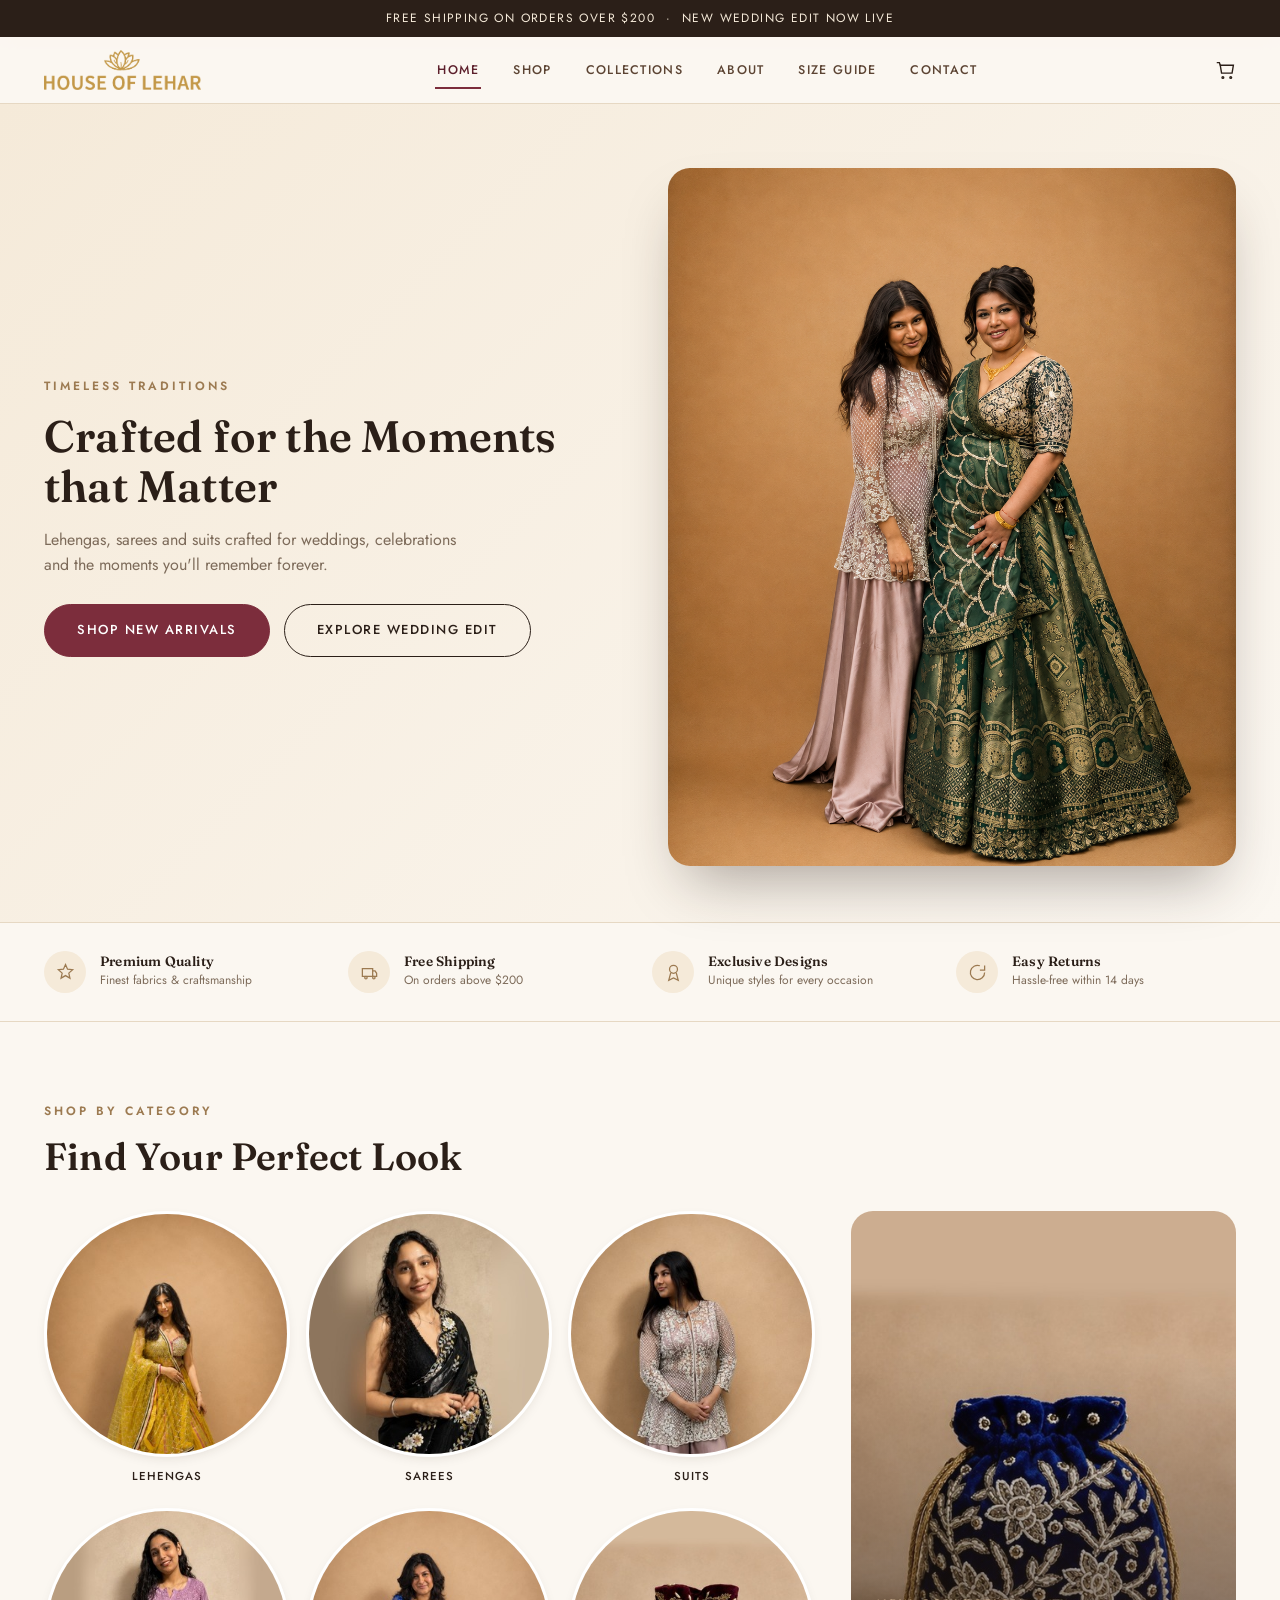
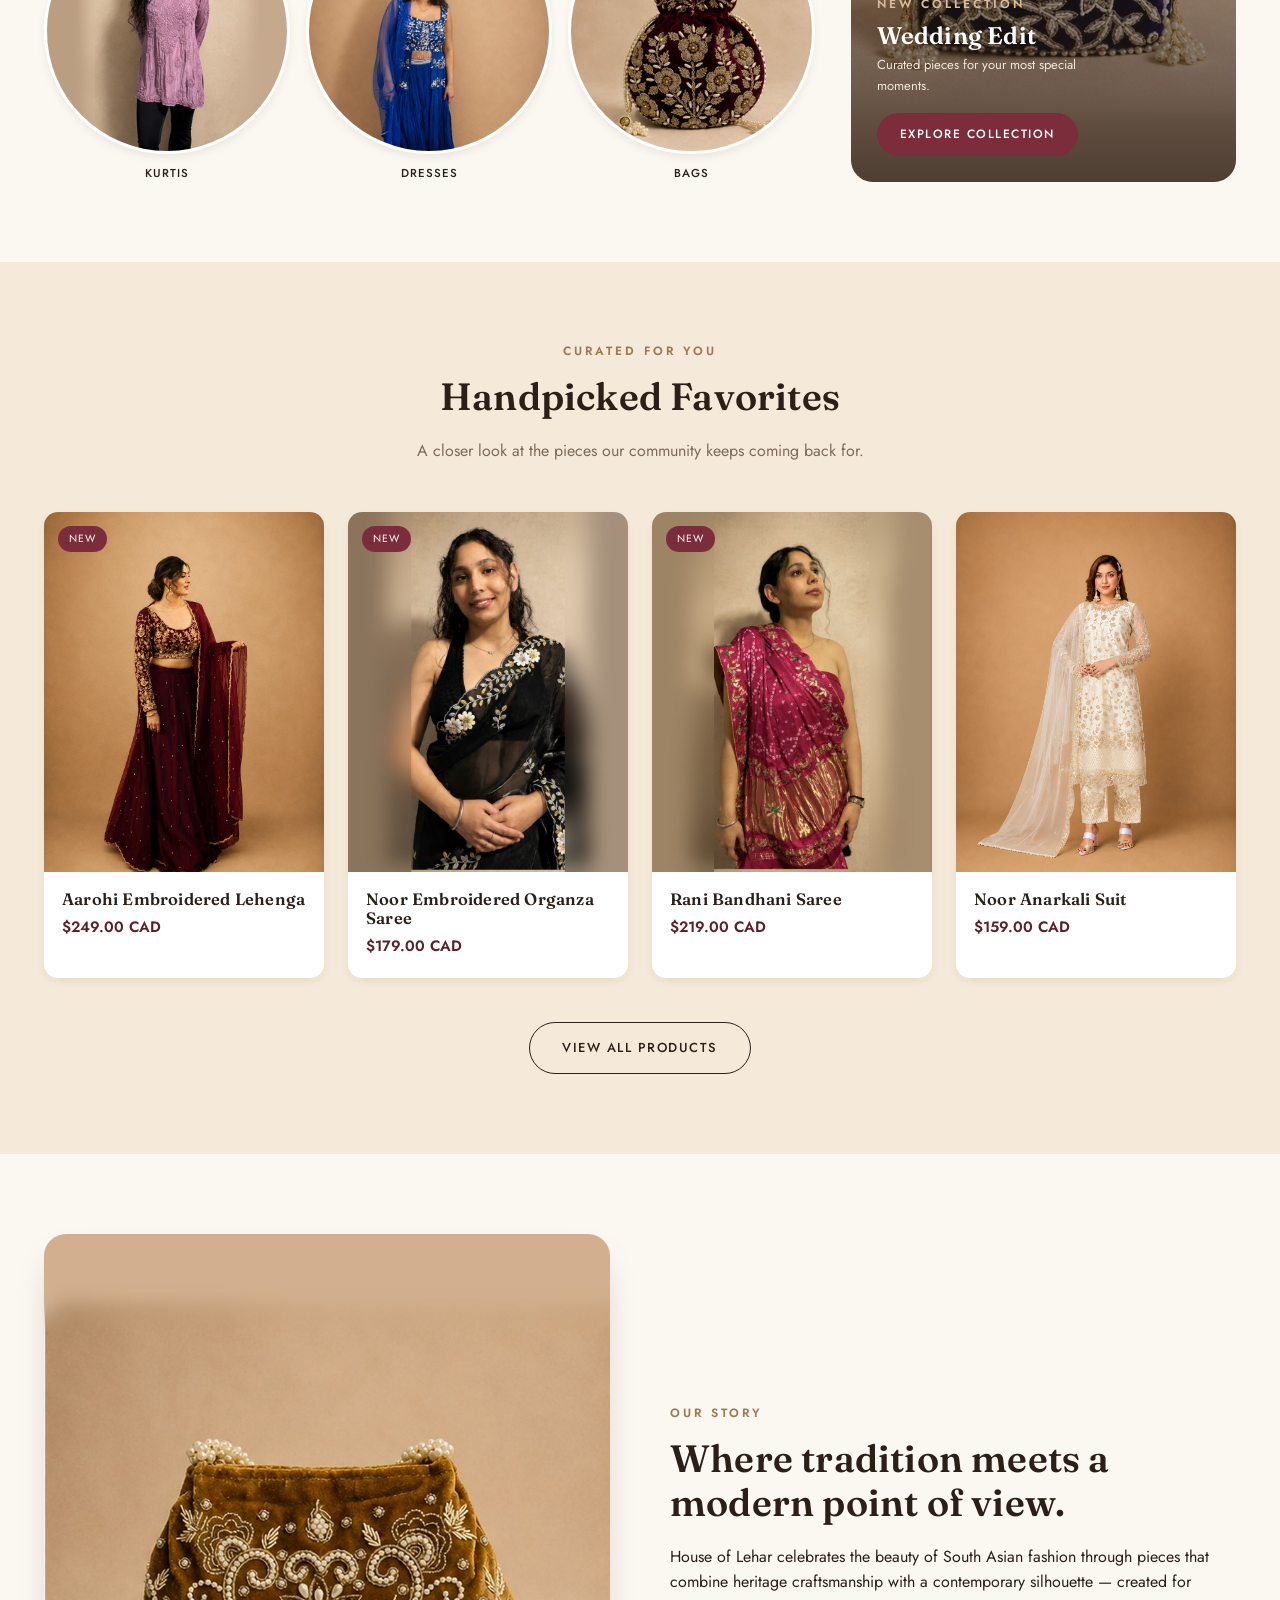
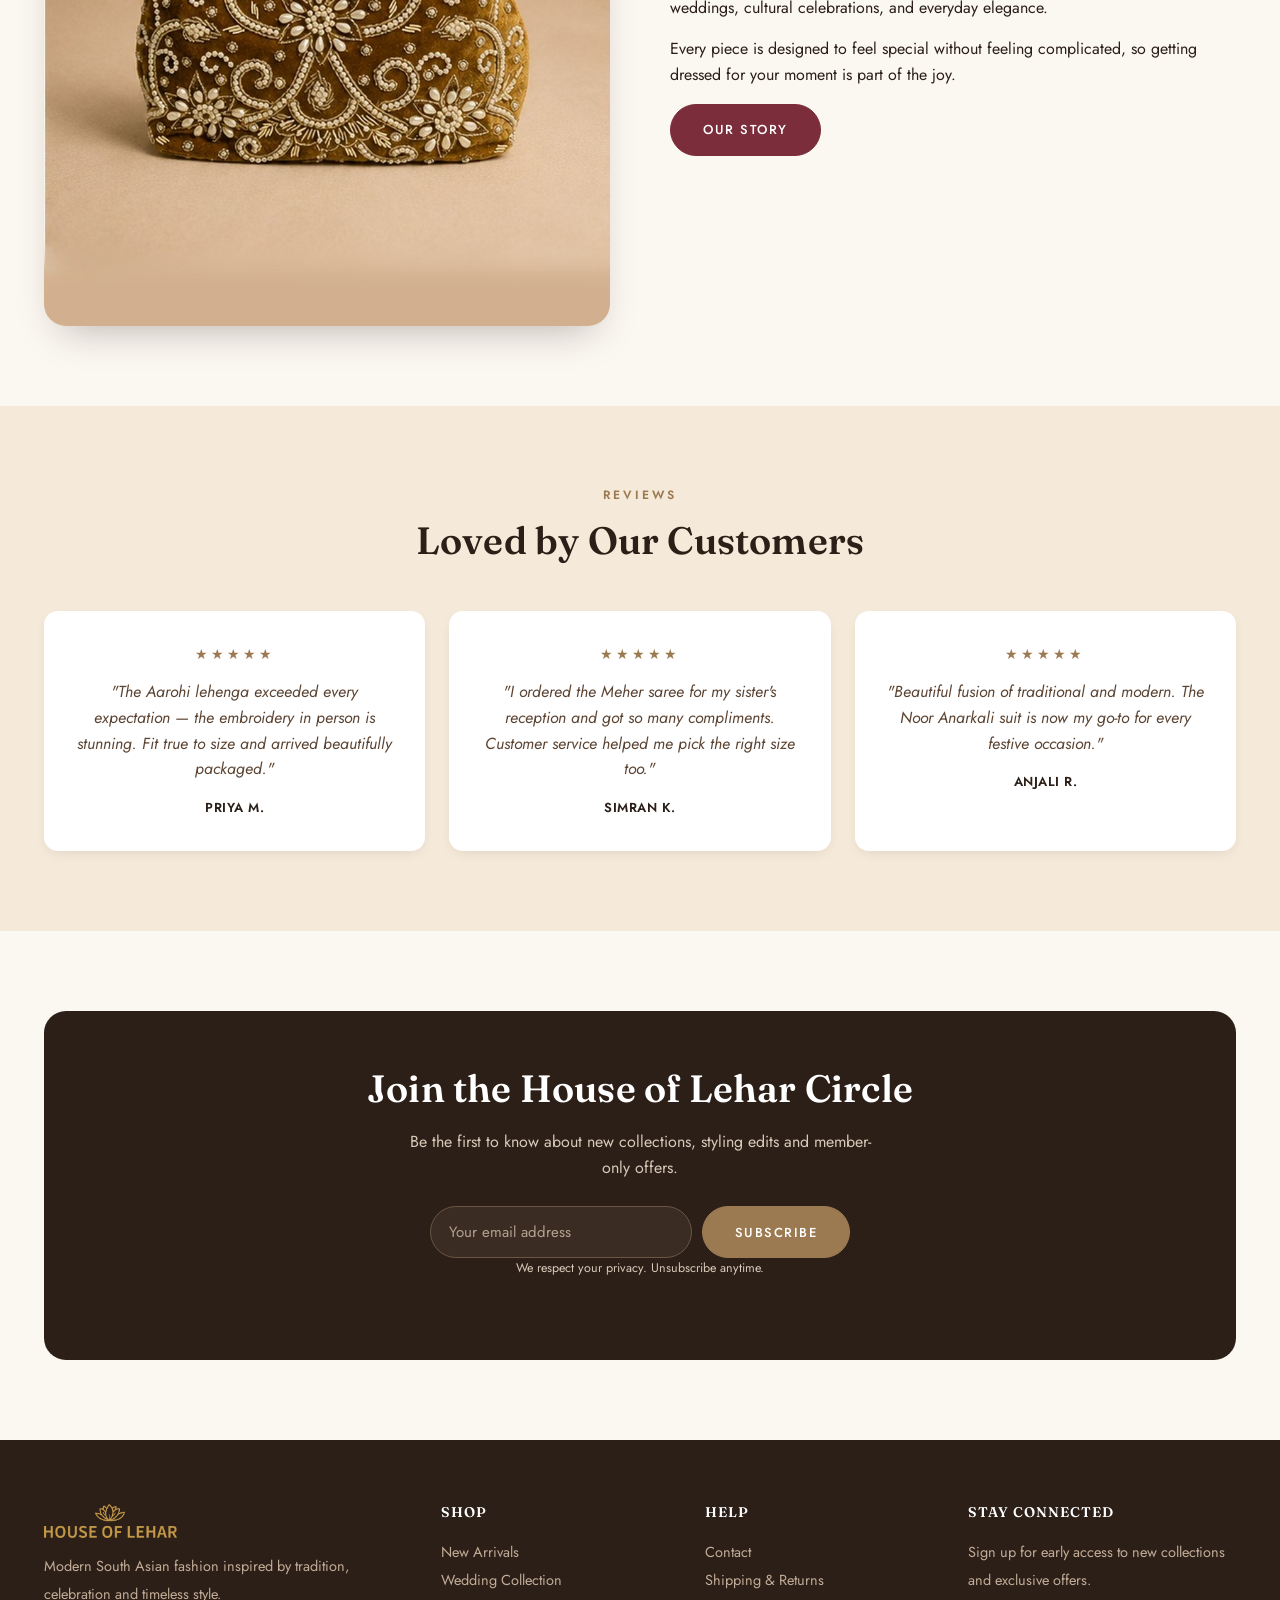
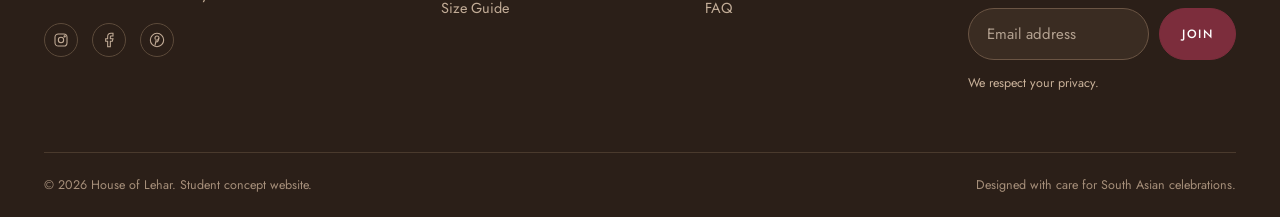
<file: index.html>
<!doctype html>
<html lang="en">
<head>
<meta charset="utf-8">
<meta name="viewport" content="width=device-width,initial-scale=1">
<title>House of Lehar | Modern South Asian Fashion</title>
<meta name="description" content="House of Lehar — lehengas, sarees and suits designed for weddings, celebrations and everyday elegance. Modern South Asian fashion inspired by tradition.">
<link rel="preconnect" href="https://fonts.googleapis.com">
<link rel="preconnect" href="https://fonts.gstatic.com" crossorigin>
<link href="https://fonts.googleapis.com/css2?family=Fraunces:opsz,wght@9..144,400;9..144,500;9..144,600;9..144,700&family=Jost:wght@300;400;500;600&display=swap" rel="stylesheet">
<link rel="stylesheet" href="styles.css">
</head>
<body>

<div class="topbar">FREE SHIPPING ON ORDERS OVER $200 &nbsp;·&nbsp; NEW WEDDING EDIT NOW LIVE</div>
<header>
  <div class="container nav">
    <a class="logo" href="index.html"><img src="logo.png" alt="House of Lehar"></a>
    <nav class="nav-links">
      <a href="index.html">Home</a>
      <a href="shop.html">Shop</a>
      <a href="collection.html">Collections</a>
      <a href="about.html">About</a>
      <a href="size-guide.html">Size Guide</a>
      <a href="contact.html">Contact</a>
    </nav>
    <div class="nav-actions">
      <a class="icon-link" href="cart.html" aria-label="Cart">
        <svg viewBox="0 0 24 24"><path d="M6 6h15l-1.5 9h-12z"/><path d="M6 6L5 3H2"/><circle cx="9" cy="20" r="1"/><circle cx="18" cy="20" r="1"/></svg>
        <span class="cart-count">0</span>
      </a>
      <button class="menu-toggle" type="button" aria-label="Toggle menu" aria-expanded="false"><span></span><span></span><span></span></button>
    </div>
  </div>
</header>

<section class="hero-split">
  <div class="container split">
    <div class="hero-split-text">
      <div class="eyebrow">Timeless Traditions</div>
      <h1>Crafted for the Moments that Matter</h1>
      <p>Lehengas, sarees and suits crafted for weddings, celebrations and the moments you'll remember forever.</p>
      <div class="hero-split-actions">
        <a class="btn" href="shop.html">Shop New Arrivals</a>
        <a class="btn outline" href="collection.html">Explore Wedding Edit</a>
      </div>
    </div>
    <div class="hero-split-media">
      <img src="images/Dhvani&priyanshi.png" alt="House of Lehar lotus emblem">
    </div>
  </div>
</section>

<section class="features-strip-wrap">
  <div class="container">
    <div class="features-strip">
      <div class="feature-item">
        <span class="icon"><svg viewBox="0 0 24 24"><path d="M12 2l2.6 5.9 6.4.6-4.8 4.3 1.4 6.3L12 15.9 6.4 19.1l1.4-6.3-4.8-4.3 6.4-.6z"/></svg></span>
        <div><h4>Premium Quality</h4><p>Finest fabrics &amp; craftsmanship</p></div>
      </div>
      <div class="feature-item">
        <span class="icon"><svg viewBox="0 0 24 24"><path d="M3 7h13v10H3z"/><path d="M16 10h3l2 3v4h-5"/><circle cx="7.5" cy="18.5" r="1.5"/><circle cx="17.5" cy="18.5" r="1.5"/></svg></span>
        <div><h4>Free Shipping</h4><p>On orders above $200</p></div>
      </div>
      <div class="feature-item">
        <span class="icon"><svg viewBox="0 0 24 24"><circle cx="12" cy="8" r="5"/><path d="M8.5 12.5L6 22l6-3 6 3-2.5-9.5"/></svg></span>
        <div><h4>Exclusive Designs</h4><p>Unique styles for every occasion</p></div>
      </div>
      <div class="feature-item">
        <span class="icon"><svg viewBox="0 0 24 24"><path d="M21 12a9 9 0 1 1-6-8.5"/><path d="M21 3v6h-6"/></svg></span>
        <div><h4>Easy Returns</h4><p>Hassle-free within 14 days</p></div>
      </div>
    </div>
  </div>
</section>

<section class="section reveal">
  <div class="container">
    <div class="eyebrow">Shop by Category</div>
    <h2 style="margin-bottom:32px">Find Your Perfect Look</h2>
    <div class="category-promo-layout">
      <div class="category-circle-row">
        <a class="category-circle" href="shop.html#lehenga">
          <span class="circle-img"><img src="images/cat-lehenga.jpg" alt="Shop Lehengas"></span>
          <span>Lehengas</span>
        </a>
        <a class="category-circle" href="shop.html#saree">
          <span class="circle-img"><img src="images/cat-saree.jpg" alt="Shop Sarees"></span>
          <span>Sarees</span>
        </a>
        <a class="category-circle" href="shop.html#suit">
          <span class="circle-img"><img src="images/cat-suit.jpg" alt="Shop Suits"></span>
          <span>Suits</span>
        </a>
        <a class="category-circle" href="shop.html#kurti">
          <span class="circle-img"><img src="images/cat-kurti.jpg" alt="Shop Kurtis"></span>
          <span>Kurtis</span>
        </a>
        <a class="category-circle" href="shop.html#dress">
          <span class="circle-img"><img src="images/cat-dress.jpg" alt="Shop Dresses"></span>
          <span>Dresses</span>
        </a>
        <a class="category-circle" href="shop.html#bag">
          <span class="circle-img"><img src="images/cat-bag.jpg" alt="Shop Bags"></span>
          <span>Bags</span>
        </a>
      </div>
      <a class="promo-card" href="collection.html">
        <img src="images/promo-wedding-edit.jpg" alt="Wedding Edit — Riya Beaded Potli Bag">
        <div class="promo-card-content">
          <div class="eyebrow">New Collection</div>
          <h3>Wedding Edit</h3>
          <p>Curated pieces for your most special moments.</p>
          <span class="btn sm">Explore Collection</span>
        </div>
      </a>
    </div>
  </div>
</section>

<section class="section bg-cream reveal">
  <div class="container">
    <div class="section-title">
      <div class="eyebrow" style="justify-content:center;display:flex">Curated For You</div>
      <h2>Handpicked Favorites</h2>
      <p>A closer look at the pieces our community keeps coming back for.</p>
    </div>
    <div class="grid-4" data-catalog="all" data-limit="4"></div>
    <div style="text-align:center;margin-top:44px">
      <a class="btn outline" href="shop.html">View All Products</a>
    </div>
  </div>
</section>

<section class="section reveal">
  <div class="container split">
    <img src="images/our-craft.jpg" alt="House of Lehar craftsmanship — hand-beaded detail">
    <div>
      <div class="eyebrow">Our Story</div>
      <h2>Where tradition meets a modern point of view.</h2>
      <p>House of Lehar celebrates the beauty of South Asian fashion through pieces that combine heritage craftsmanship with a contemporary silhouette — created for weddings, cultural celebrations, and everyday elegance.</p>
      <p>Every piece is designed to feel special without feeling complicated, so getting dressed for your moment is part of the joy.</p>
      <a class="btn" href="about.html">Our Story</a>
    </div>
  </div>
</section>

<section class="section bg-cream reveal">
  <div class="container">
    <div class="section-title">
      <div class="eyebrow" style="justify-content:center;display:flex">Reviews</div>
      <h2>Loved by Our Customers</h2>
    </div>
    <div class="grid-3">
      <div class="testimonial">
        <div class="stars">★★★★★</div>
        <p>"The Aarohi lehenga exceeded every expectation — the embroidery in person is stunning. Fit true to size and arrived beautifully packaged."</p>
        <div class="who">Priya M.</div>
      </div>
      <div class="testimonial">
        <div class="stars">★★★★★</div>
        <p>"I ordered the Meher saree for my sister's reception and got so many compliments. Customer service helped me pick the right size too."</p>
        <div class="who">Simran K.</div>
      </div>
      <div class="testimonial">
        <div class="stars">★★★★★</div>
        <p>"Beautiful fusion of traditional and modern. The Noor Anarkali suit is now my go-to for every festive occasion."</p>
        <div class="who">Anjali R.</div>
      </div>
    </div>
  </div>
</section>

<section class="section reveal">
  <div class="container">
    <div class="newsletter">
      <h2>Join the House of Lehar Circle</h2>
      <p>Be the first to know about new collections, styling edits and member-only offers.</p>
      <form class="newsletter-form" data-newsletter-form>
        <input type="email" placeholder="Your email address" aria-label="Your email address" required>
        <button class="btn gold" type="submit">Subscribe</button>
      </form>
      <p class="form-note">We respect your privacy. Unsubscribe anytime.</p>
    </div>
  </div>
</section>

<footer>
  <div class="container">
    <div class="footer-grid">
      <div>
        <div class="logo"><img src="logo.png" alt="House of Lehar"></div>
        <p>Modern South Asian fashion inspired by tradition, celebration and timeless style.</p>
        <div class="footer-social">
          <a href="#" aria-label="Instagram"><svg viewBox="0 0 24 24"><rect x="3" y="3" width="18" height="18" rx="5"/><circle cx="12" cy="12" r="4"/><circle cx="17.5" cy="6.5" r="1"/></svg></a>
          <a href="#" aria-label="Facebook"><svg viewBox="0 0 24 24"><path d="M18 2h-3a5 5 0 0 0-5 5v3H7v4h3v8h4v-8h3l1-4h-4V7a1 1 0 0 1 1-1h3z"/></svg></a>
          <a href="#" aria-label="Pinterest"><svg viewBox="0 0 24 24"><circle cx="12" cy="12" r="10"/><path d="M9 20l2-9M12 12a3 3 0 1 0 0-6 3 3 0 0 0-3 3c0 1 .3 1.7.7 2.2M14 9c1 3-.5 6-3 6"/></svg></a>
        </div>
      </div>
      <div>
        <h3>Shop</h3>
        <p><a href="shop.html">New Arrivals</a><br><a href="collection.html">Wedding Collection</a><br><a href="size-guide.html">Size Guide</a></p>
      </div>
      <div>
        <h3>Help</h3>
        <p><a href="contact.html">Contact</a><br><a href="#">Shipping &amp; Returns</a><br><a href="#">FAQ</a></p>
      </div>
      <div>
        <h3>Stay Connected</h3>
        <p>Sign up for early access to new collections and exclusive offers.</p>
        <form class="newsletter-form" style="margin-top:14px;max-width:100%" data-newsletter-form>
          <input type="email" placeholder="Email address" aria-label="Email address" required style="min-width:0">
          <button class="btn sm" type="submit">Join</button>
        </form>
        <p class="form-note">We respect your privacy.</p>
      </div>
    </div>
    <div class="copyright">
      <span>© <span class="year">2026</span> House of Lehar. Student concept website.</span>
      <span>Designed with care for South Asian celebrations.</span>
    </div>
  </div>
</footer>
<button class="back-to-top" type="button" aria-label="Back to top"><svg viewBox="0 0 24 24"><path d="M12 19V5M5 12l7-7 7 7"/></svg></button>
<script src="script.js"></script>

</body>
</html>
</file>
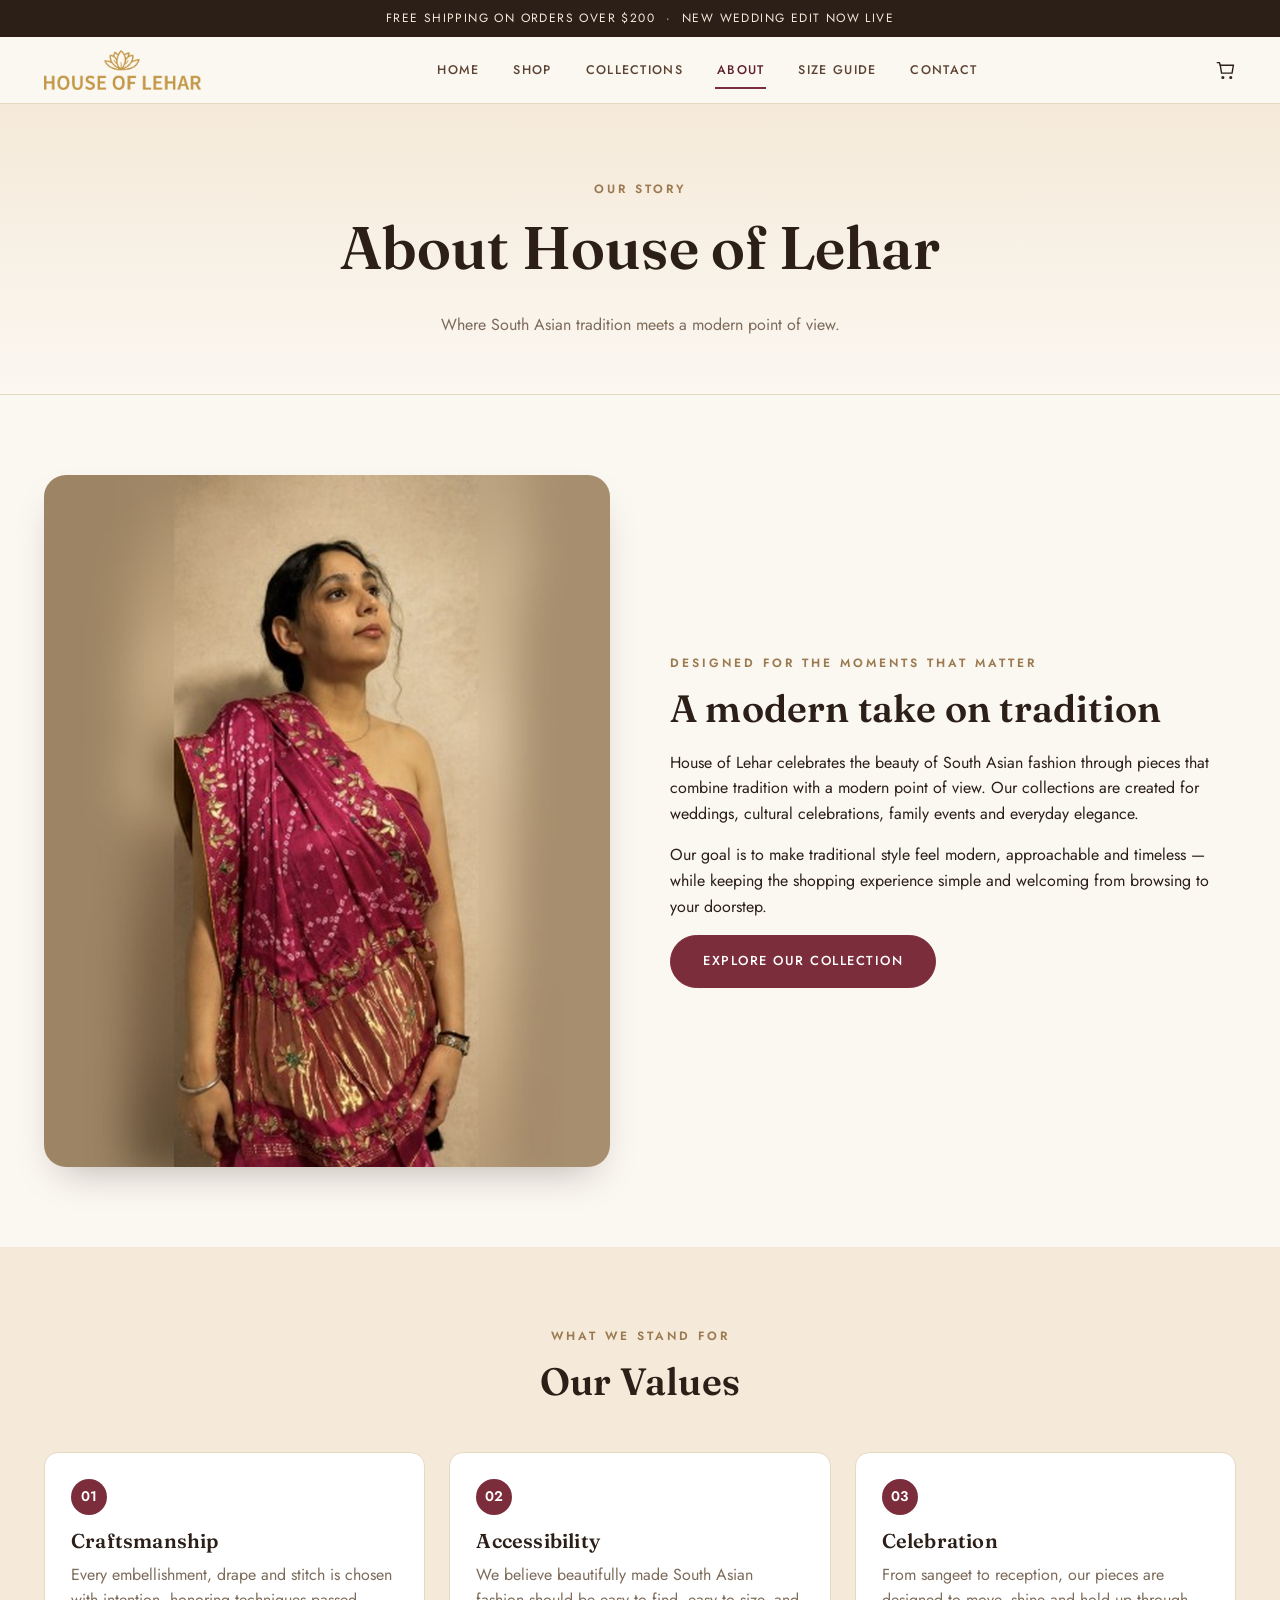
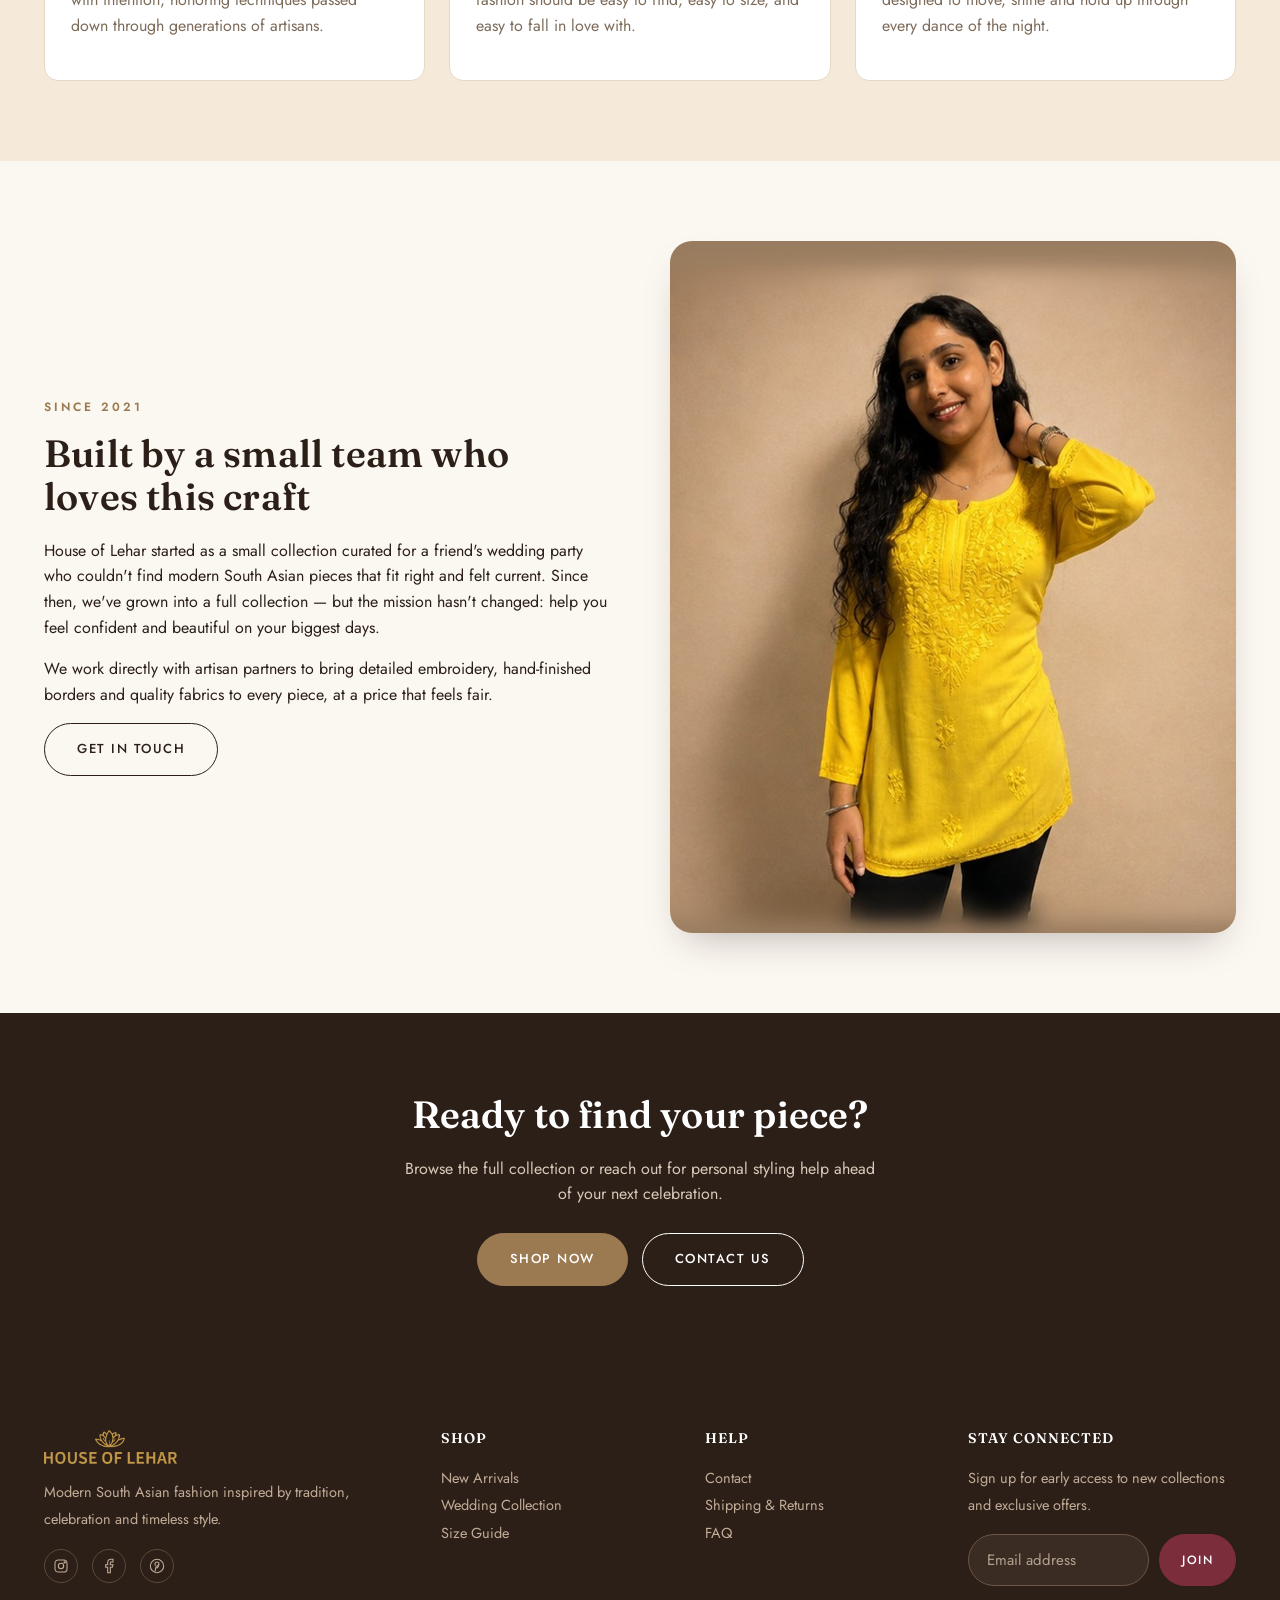
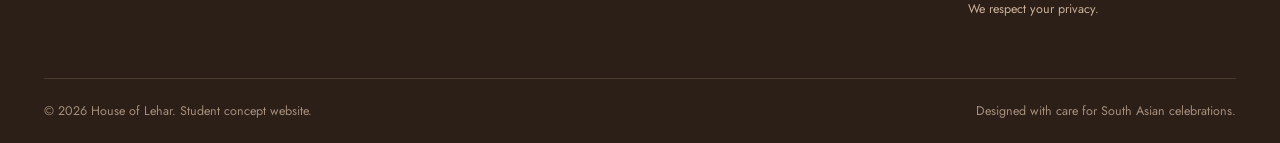
<file: about.html>
<!doctype html>
<html lang="en">
<head>
<meta charset="utf-8">
<meta name="viewport" content="width=device-width,initial-scale=1">
<title>About | House of Lehar</title>
<meta name="description" content="House of Lehar celebrates the beauty of South Asian fashion through pieces that combine tradition with a modern point of view.">
<link rel="preconnect" href="https://fonts.googleapis.com">
<link rel="preconnect" href="https://fonts.gstatic.com" crossorigin>
<link href="https://fonts.googleapis.com/css2?family=Fraunces:opsz,wght@9..144,400;9..144,500;9..144,600;9..144,700&family=Jost:wght@300;400;500;600&display=swap" rel="stylesheet">
<link rel="stylesheet" href="styles.css">
</head>
<body>

<div class="topbar">FREE SHIPPING ON ORDERS OVER $200 &nbsp;·&nbsp; NEW WEDDING EDIT NOW LIVE</div>
<header>
  <div class="container nav">
    <a class="logo" href="index.html"><img src="logo.png" alt="House of Lehar"></a>
    <nav class="nav-links">
      <a href="index.html">Home</a>
      <a href="shop.html">Shop</a>
      <a href="collection.html">Collections</a>
      <a href="about.html">About</a>
      <a href="size-guide.html">Size Guide</a>
      <a href="contact.html">Contact</a>
    </nav>
    <div class="nav-actions">
      <a class="icon-link" href="cart.html" aria-label="Cart">
        <svg viewBox="0 0 24 24"><path d="M6 6h15l-1.5 9h-12z"/><path d="M6 6L5 3H2"/><circle cx="9" cy="20" r="1"/><circle cx="18" cy="20" r="1"/></svg>
        <span class="cart-count">0</span>
      </a>
      <button class="menu-toggle" type="button" aria-label="Toggle menu" aria-expanded="false"><span></span><span></span><span></span></button>
    </div>
  </div>
</header>

<section class="page-hero">
  <div class="container">
    <div class="eyebrow">Our Story</div>
    <h1>About House of Lehar</h1>
    <p>Where South Asian tradition meets a modern point of view.</p>
  </div>
</section>

<section class="section reveal">
  <div class="container split">
    <img src="images/about-hero.jpg" alt="House of Lehar — Rani Bandhani Saree">
    <div>
      <div class="eyebrow">Designed for the moments that matter</div>
      <h2>A modern take on tradition</h2>
      <p>House of Lehar celebrates the beauty of South Asian fashion through pieces that combine tradition with a modern point of view. Our collections are created for weddings, cultural celebrations, family events and everyday elegance.</p>
      <p>Our goal is to make traditional style feel modern, approachable and timeless — while keeping the shopping experience simple and welcoming from browsing to your doorstep.</p>
      <a class="btn" href="collection.html">Explore Our Collection</a>
    </div>
  </div>
</section>

<section class="section bg-cream reveal">
  <div class="container">
    <div class="section-title">
      <div class="eyebrow" style="justify-content:center;display:flex">What We Stand For</div>
      <h2>Our Values</h2>
    </div>
    <div class="grid-3">
      <div class="tip-card">
        <div class="num">01</div>
        <h3>Craftsmanship</h3>
        <p class="muted">Every embellishment, drape and stitch is chosen with intention, honoring techniques passed down through generations of artisans.</p>
      </div>
      <div class="tip-card">
        <div class="num">02</div>
        <h3>Accessibility</h3>
        <p class="muted">We believe beautifully made South Asian fashion should be easy to find, easy to size, and easy to fall in love with.</p>
      </div>
      <div class="tip-card">
        <div class="num">03</div>
        <h3>Celebration</h3>
        <p class="muted">From sangeet to reception, our pieces are designed to move, shine and hold up through every dance of the night.</p>
      </div>
    </div>
  </div>
</section>

<section class="section reveal">
  <div class="container split reverse">
    <img src="images/about-community.jpg" alt="House of Lehar — Anika Chikankari Kurti">
    <div>
      <div class="eyebrow">Since 2021</div>
      <h2>Built by a small team who loves this craft</h2>
      <p>House of Lehar started as a small collection curated for a friend's wedding party who couldn't find modern South Asian pieces that fit right and felt current. Since then, we've grown into a full collection — but the mission hasn't changed: help you feel confident and beautiful on your biggest days.</p>
      <p>We work directly with artisan partners to bring detailed embroidery, hand-finished borders and quality fabrics to every piece, at a price that feels fair.</p>
      <a class="btn outline" href="contact.html">Get in Touch</a>
    </div>
  </div>
</section>

<section class="section bg-brown reveal">
  <div class="container" style="text-align:center">
    <h2>Ready to find your piece?</h2>
    <p style="color:#d9c9b8;max-width:480px;margin:0 auto 26px">Browse the full collection or reach out for personal styling help ahead of your next celebration.</p>
    <div class="hero-actions">
      <a class="btn gold" href="shop.html">Shop Now</a>
      <a class="btn outline" style="border-color:#fff;color:#fff" href="contact.html">Contact Us</a>
    </div>
  </div>
</section>

<footer>
  <div class="container">
    <div class="footer-grid">
      <div>
        <div class="logo"><img src="logo.png" alt="House of Lehar"></div>
        <p>Modern South Asian fashion inspired by tradition, celebration and timeless style.</p>
        <div class="footer-social">
          <a href="#" aria-label="Instagram"><svg viewBox="0 0 24 24"><rect x="3" y="3" width="18" height="18" rx="5"/><circle cx="12" cy="12" r="4"/><circle cx="17.5" cy="6.5" r="1"/></svg></a>
          <a href="#" aria-label="Facebook"><svg viewBox="0 0 24 24"><path d="M18 2h-3a5 5 0 0 0-5 5v3H7v4h3v8h4v-8h3l1-4h-4V7a1 1 0 0 1 1-1h3z"/></svg></a>
          <a href="#" aria-label="Pinterest"><svg viewBox="0 0 24 24"><circle cx="12" cy="12" r="10"/><path d="M9 20l2-9M12 12a3 3 0 1 0 0-6 3 3 0 0 0-3 3c0 1 .3 1.7.7 2.2M14 9c1 3-.5 6-3 6"/></svg></a>
        </div>
      </div>
      <div>
        <h3>Shop</h3>
        <p><a href="shop.html">New Arrivals</a><br><a href="collection.html">Wedding Collection</a><br><a href="size-guide.html">Size Guide</a></p>
      </div>
      <div>
        <h3>Help</h3>
        <p><a href="contact.html">Contact</a><br><a href="#">Shipping &amp; Returns</a><br><a href="#">FAQ</a></p>
      </div>
      <div>
        <h3>Stay Connected</h3>
        <p>Sign up for early access to new collections and exclusive offers.</p>
        <form class="newsletter-form" style="margin-top:14px;max-width:100%" data-newsletter-form>
          <input type="email" placeholder="Email address" aria-label="Email address" required style="min-width:0">
          <button class="btn sm" type="submit">Join</button>
        </form>
        <p class="form-note">We respect your privacy.</p>
      </div>
    </div>
    <div class="copyright">
      <span>© <span class="year">2026</span> House of Lehar. Student concept website.</span>
      <span>Designed with care for South Asian celebrations.</span>
    </div>
  </div>
</footer>
<button class="back-to-top" type="button" aria-label="Back to top"><svg viewBox="0 0 24 24"><path d="M12 19V5M5 12l7-7 7 7"/></svg></button>
<script src="script.js"></script>

</body>
</html>
</file>
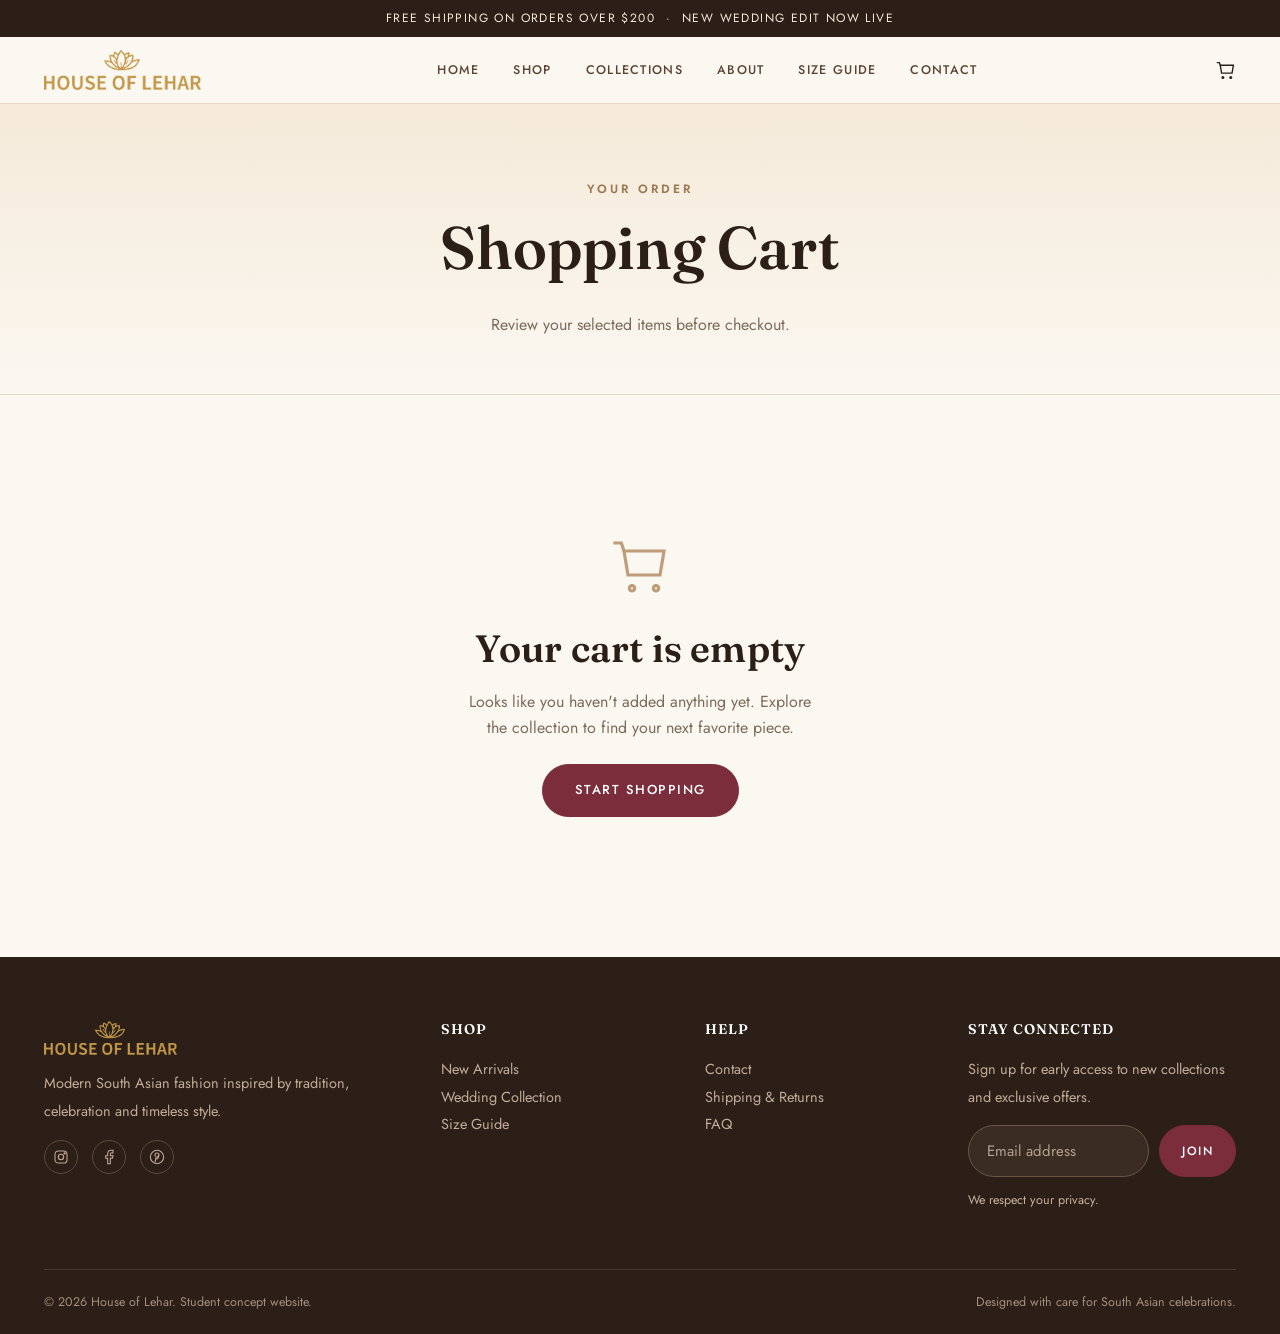
<file: cart.html>
<!doctype html>
<html lang="en">
<head>
<meta charset="utf-8">
<meta name="viewport" content="width=device-width,initial-scale=1">
<title>Shopping Cart | House of Lehar</title>
<meta name="description" content="Review your House of Lehar order before checkout.">
<link rel="preconnect" href="https://fonts.googleapis.com">
<link rel="preconnect" href="https://fonts.gstatic.com" crossorigin>
<link href="https://fonts.googleapis.com/css2?family=Fraunces:opsz,wght@9..144,400;9..144,500;9..144,600;9..144,700&family=Jost:wght@300;400;500;600&display=swap" rel="stylesheet">
<link rel="stylesheet" href="styles.css">
</head>
<body>

<div class="topbar">FREE SHIPPING ON ORDERS OVER $200 &nbsp;·&nbsp; NEW WEDDING EDIT NOW LIVE</div>
<header>
  <div class="container nav">
    <a class="logo" href="index.html"><img src="logo.png" alt="House of Lehar"></a>
    <nav class="nav-links">
      <a href="index.html">Home</a>
      <a href="shop.html">Shop</a>
      <a href="collection.html">Collections</a>
      <a href="about.html">About</a>
      <a href="size-guide.html">Size Guide</a>
      <a href="contact.html">Contact</a>
    </nav>
    <div class="nav-actions">
      <a class="icon-link" href="cart.html" aria-label="Cart">
        <svg viewBox="0 0 24 24"><path d="M6 6h15l-1.5 9h-12z"/><path d="M6 6L5 3H2"/><circle cx="9" cy="20" r="1"/><circle cx="18" cy="20" r="1"/></svg>
        <span class="cart-count">0</span>
      </a>
      <button class="menu-toggle" type="button" aria-label="Toggle menu" aria-expanded="false"><span></span><span></span><span></span></button>
    </div>
  </div>
</header>

<section class="page-hero">
  <div class="container">
    <div class="eyebrow">Your Order</div>
    <h1>Shopping Cart</h1>
    <p>Review your selected items before checkout.</p>
  </div>
</section>

<section class="section">
  <div class="container">

    <div class="empty-cart" data-cart-empty style="display:none">
      <svg viewBox="0 0 24 24"><path d="M6 6h15l-1.5 9h-12z"/><path d="M6 6L5 3H2"/><circle cx="9" cy="20" r="1"/><circle cx="18" cy="20" r="1"/></svg>
      <h2>Your cart is empty</h2>
      <p class="muted" style="max-width:360px;margin:0 auto 24px">Looks like you haven't added anything yet. Explore the collection to find your next favorite piece.</p>
      <a class="btn" href="shop.html">Start Shopping</a>
    </div>

    <div class="cart-layout" data-cart-layout>
      <div class="cart-items" data-cart-items>
        <!-- populated by script.js -->
      </div>
      <aside class="summary">
        <h2>Order Summary</h2>
        <div class="row"><span>Subtotal</span><span data-subtotal>$0.00</span></div>
        <div class="row"><span>Shipping</span><span>Calculated at checkout</span></div>
        <div class="promo">
          <input type="text" placeholder="Promo code" aria-label="Promo code">
          <button class="btn sm outline" type="button">Apply</button>
        </div>
        <div class="row total"><span>Total</span><span data-total>$0.00 CAD</span></div>
        <button class="btn block" style="margin-top:20px" type="button">Proceed to Checkout</button>
        <a class="btn outline block" style="margin-top:10px;text-align:center" href="shop.html">Continue Shopping</a>
      </aside>
    </div>

  </div>
</section>

<footer>
  <div class="container">
    <div class="footer-grid">
      <div>
        <div class="logo"><img src="logo.png" alt="House of Lehar"></div>
        <p>Modern South Asian fashion inspired by tradition, celebration and timeless style.</p>
        <div class="footer-social">
          <a href="#" aria-label="Instagram"><svg viewBox="0 0 24 24"><rect x="3" y="3" width="18" height="18" rx="5"/><circle cx="12" cy="12" r="4"/><circle cx="17.5" cy="6.5" r="1"/></svg></a>
          <a href="#" aria-label="Facebook"><svg viewBox="0 0 24 24"><path d="M18 2h-3a5 5 0 0 0-5 5v3H7v4h3v8h4v-8h3l1-4h-4V7a1 1 0 0 1 1-1h3z"/></svg></a>
          <a href="#" aria-label="Pinterest"><svg viewBox="0 0 24 24"><circle cx="12" cy="12" r="10"/><path d="M9 20l2-9M12 12a3 3 0 1 0 0-6 3 3 0 0 0-3 3c0 1 .3 1.7.7 2.2M14 9c1 3-.5 6-3 6"/></svg></a>
        </div>
      </div>
      <div>
        <h3>Shop</h3>
        <p><a href="shop.html">New Arrivals</a><br><a href="collection.html">Wedding Collection</a><br><a href="size-guide.html">Size Guide</a></p>
      </div>
      <div>
        <h3>Help</h3>
        <p><a href="contact.html">Contact</a><br><a href="#">Shipping &amp; Returns</a><br><a href="#">FAQ</a></p>
      </div>
      <div>
        <h3>Stay Connected</h3>
        <p>Sign up for early access to new collections and exclusive offers.</p>
        <form class="newsletter-form" style="margin-top:14px;max-width:100%" data-newsletter-form>
          <input type="email" placeholder="Email address" aria-label="Email address" required style="min-width:0">
          <button class="btn sm" type="submit">Join</button>
        </form>
        <p class="form-note">We respect your privacy.</p>
      </div>
    </div>
    <div class="copyright">
      <span>© <span class="year">2026</span> House of Lehar. Student concept website.</span>
      <span>Designed with care for South Asian celebrations.</span>
    </div>
  </div>
</footer>
<button class="back-to-top" type="button" aria-label="Back to top"><svg viewBox="0 0 24 24"><path d="M12 19V5M5 12l7-7 7 7"/></svg></button>
<script src="script.js"></script>

</body>
</html>
</file>
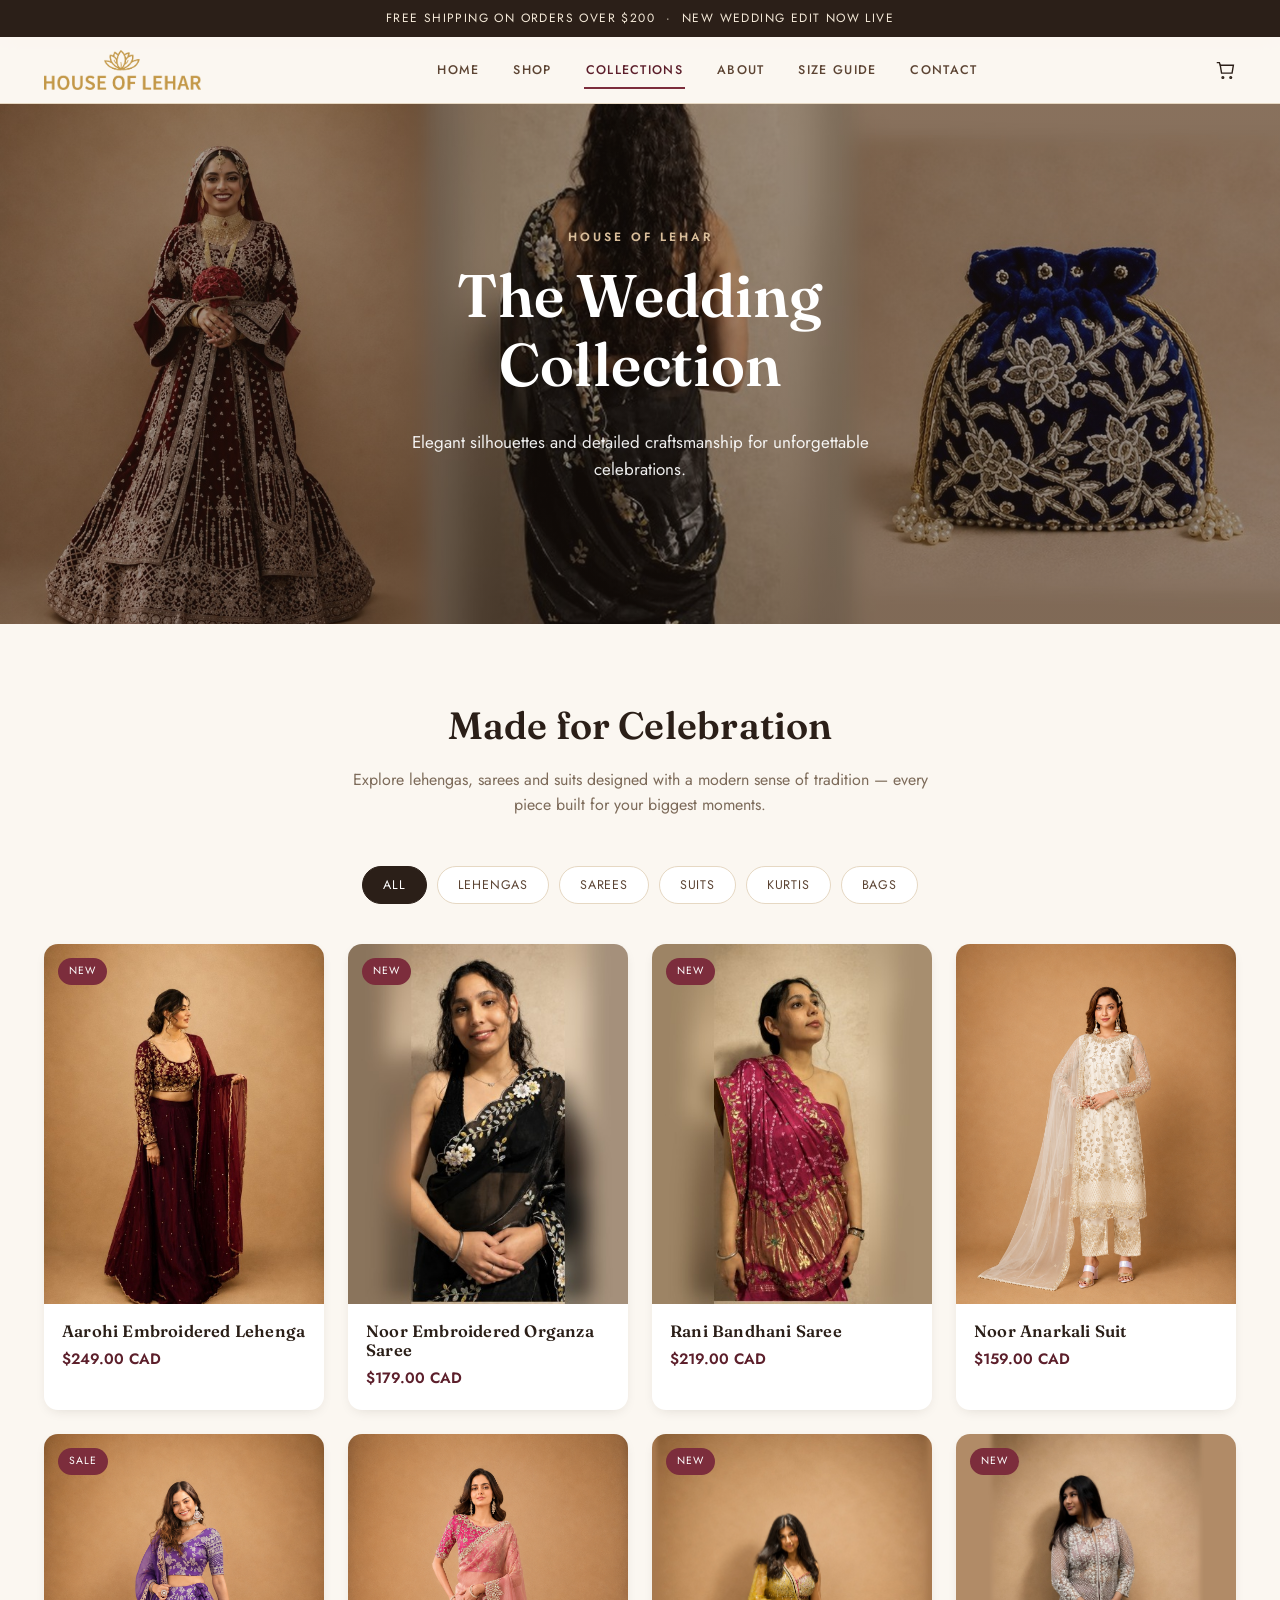
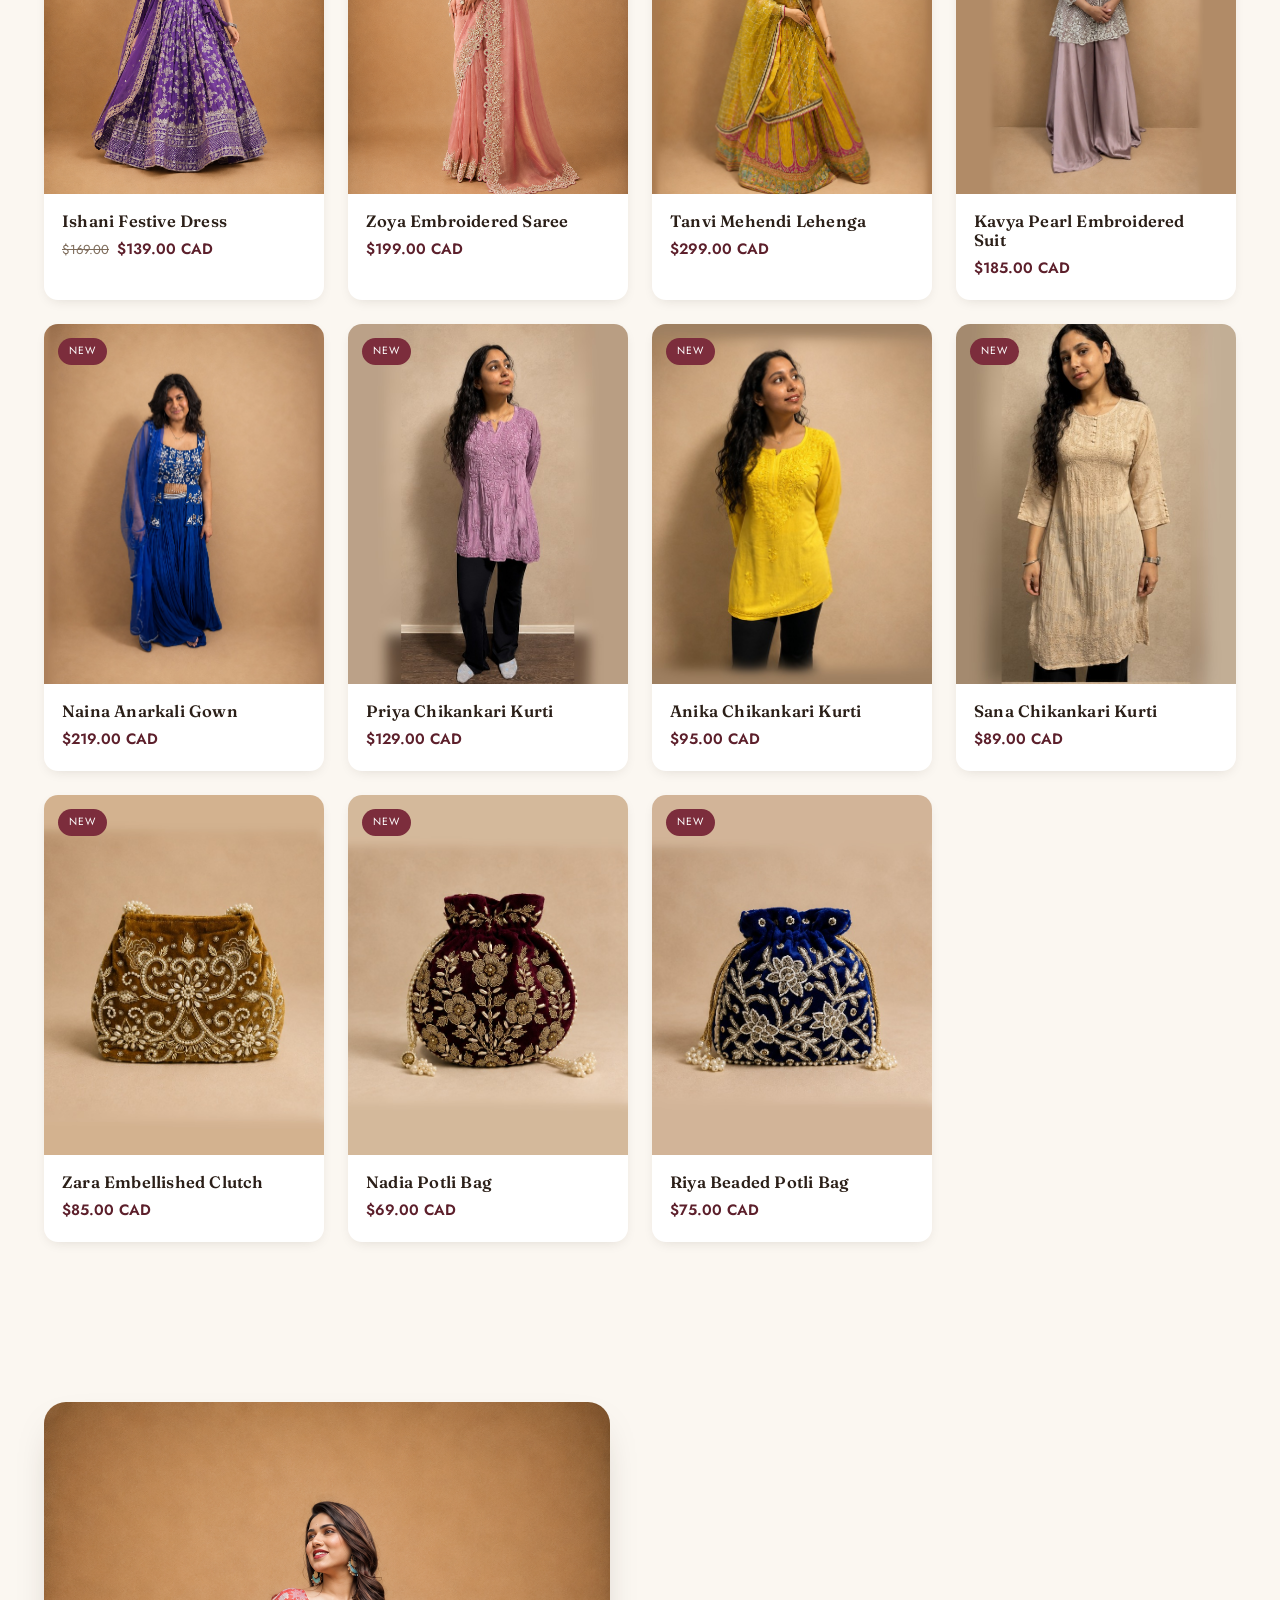
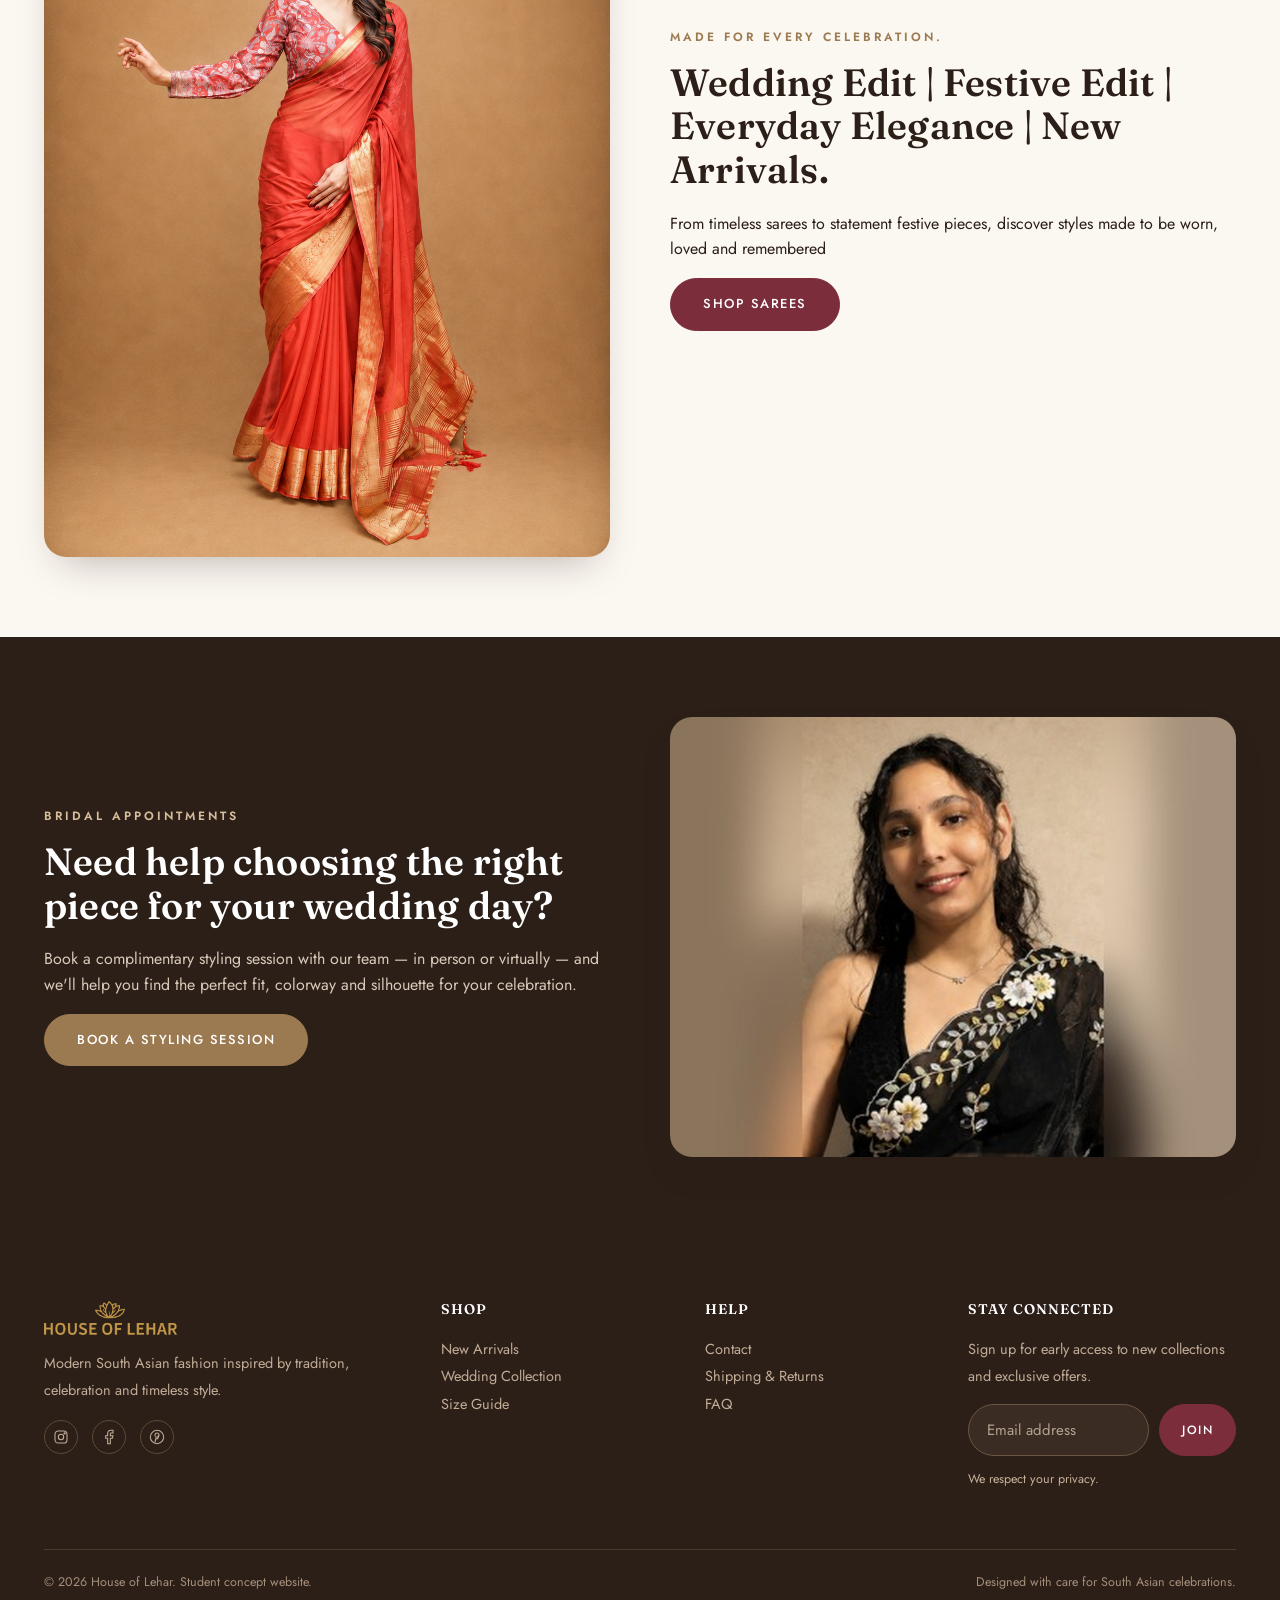
<file: collection.html>
<!doctype html>
<html lang="en">
<head>
<meta charset="utf-8">
<meta name="viewport" content="width=device-width,initial-scale=1">
<title>Wedding Collection | House of Lehar</title>
<meta name="description" content="The House of Lehar Wedding Collection — elegant lehengas, sarees and suits for unforgettable celebrations.">
<link rel="preconnect" href="https://fonts.googleapis.com">
<link rel="preconnect" href="https://fonts.gstatic.com" crossorigin>
<link href="https://fonts.googleapis.com/css2?family=Fraunces:opsz,wght@9..144,400;9..144,500;9..144,600;9..144,700&family=Jost:wght@300;400;500;600&display=swap" rel="stylesheet">
<link rel="stylesheet" href="styles.css">
</head>
<body>

<div class="topbar">FREE SHIPPING ON ORDERS OVER $200 &nbsp;·&nbsp; NEW WEDDING EDIT NOW LIVE</div>
<header>
  <div class="container nav">
    <a class="logo" href="index.html"><img src="logo.png" alt="House of Lehar"></a>
    <nav class="nav-links">
      <a href="index.html">Home</a>
      <a href="shop.html">Shop</a>
      <a href="collection.html">Collections</a>
      <a href="about.html">About</a>
      <a href="size-guide.html">Size Guide</a>
      <a href="contact.html">Contact</a>
    </nav>
    <div class="nav-actions">
      <a class="icon-link" href="cart.html" aria-label="Cart">
        <svg viewBox="0 0 24 24"><path d="M6 6h15l-1.5 9h-12z"/><path d="M6 6L5 3H2"/><circle cx="9" cy="20" r="1"/><circle cx="18" cy="20" r="1"/></svg>
        <span class="cart-count">0</span>
      </a>
      <button class="menu-toggle" type="button" aria-label="Toggle menu" aria-expanded="false"><span></span><span></span><span></span></button>
    </div>
  </div>
</header>

<section class="hero" style="min-height:520px;background-image:linear-gradient(rgba(35,23,16,.4),rgba(35,23,16,.45)),url('images/collection-hero.jpg')">
  <div class="hero-content">
    <div class="eyebrow">House of Lehar</div>
    <h1>The Wedding Collection</h1>
    <p>Elegant silhouettes and detailed craftsmanship for unforgettable celebrations.</p>
  </div>
</section>

<section class="section">
  <div class="container">
    <div class="section-title">
      <h2>Made for Celebration</h2>
      <p>Explore lehengas, sarees and suits designed with a modern sense of tradition — every piece built for your biggest moments.</p>
    </div>
    <div class="filter-bar">
      <button class="chip active" type="button" data-filter="all">All</button>
      <button class="chip" type="button" data-filter="lehenga">Lehengas</button>
      <button class="chip" type="button" data-filter="saree">Sarees</button>
      <button class="chip" type="button" data-filter="suit">Suits</button>
      <button class="chip" type="button" data-filter="kurti">Kurtis</button>
      <button class="chip" type="button" data-filter="bag">Bags</button>
    </div>
    <div class="grid-4" data-catalog="all" data-product-grid></div>
  </div>
</section>

<section class="section reveal">
  <div class="container split">
    <img src="images/sarres.png" alt="Shop for sareers">
    <div>
      <div class="eyebrow">Made for every celebration.</div>
      <h2>Wedding Edit | Festive Edit | Everyday Elegance | New Arrivals.</h2>
      <p>From timeless sarees to statement festive pieces, discover styles made to be worn, loved and remembered</p>
      <a class="btn" href="shop.html#saree">Shop Sarees</a>
    </div>
  </div>
</section>

<section class="section bg-brown reveal">
  <div class="container split">
    <div>
      <div class="eyebrow" style="color:var(--gold-light)">Bridal Appointments</div>
      <h2>Need help choosing the right piece for your wedding day?</h2>
      <p style="color:#d9c9b8">Book a complimentary styling session with our team — in person or virtually — and we'll help you find the perfect fit, colorway and silhouette for your celebration.</p>
      <a class="btn gold" href="contact.html">Book a Styling Session</a>
    </div>
    <img src="images/collection-styling.jpg" alt="Bridal styling session">
  </div>
</section>

<footer>
  <div class="container">
    <div class="footer-grid">
      <div>
        <div class="logo"><img src="logo.png" alt="House of Lehar"></div>
        <p>Modern South Asian fashion inspired by tradition, celebration and timeless style.</p>
        <div class="footer-social">
          <a href="#" aria-label="Instagram"><svg viewBox="0 0 24 24"><rect x="3" y="3" width="18" height="18" rx="5"/><circle cx="12" cy="12" r="4"/><circle cx="17.5" cy="6.5" r="1"/></svg></a>
          <a href="#" aria-label="Facebook"><svg viewBox="0 0 24 24"><path d="M18 2h-3a5 5 0 0 0-5 5v3H7v4h3v8h4v-8h3l1-4h-4V7a1 1 0 0 1 1-1h3z"/></svg></a>
          <a href="#" aria-label="Pinterest"><svg viewBox="0 0 24 24"><circle cx="12" cy="12" r="10"/><path d="M9 20l2-9M12 12a3 3 0 1 0 0-6 3 3 0 0 0-3 3c0 1 .3 1.7.7 2.2M14 9c1 3-.5 6-3 6"/></svg></a>
        </div>
      </div>
      <div>
        <h3>Shop</h3>
        <p><a href="shop.html">New Arrivals</a><br><a href="collection.html">Wedding Collection</a><br><a href="size-guide.html">Size Guide</a></p>
      </div>
      <div>
        <h3>Help</h3>
        <p><a href="contact.html">Contact</a><br><a href="#">Shipping &amp; Returns</a><br><a href="#">FAQ</a></p>
      </div>
      <div>
        <h3>Stay Connected</h3>
        <p>Sign up for early access to new collections and exclusive offers.</p>
        <form class="newsletter-form" style="margin-top:14px;max-width:100%" data-newsletter-form>
          <input type="email" placeholder="Email address" aria-label="Email address" required style="min-width:0">
          <button class="btn sm" type="submit">Join</button>
        </form>
        <p class="form-note">We respect your privacy.</p>
      </div>
    </div>
    <div class="copyright">
      <span>© <span class="year">2026</span> House of Lehar. Student concept website.</span>
      <span>Designed with care for South Asian celebrations.</span>
    </div>
  </div>
</footer>
<button class="back-to-top" type="button" aria-label="Back to top"><svg viewBox="0 0 24 24"><path d="M12 19V5M5 12l7-7 7 7"/></svg></button>
<script src="script.js"></script>

</body>
</html>
</file>
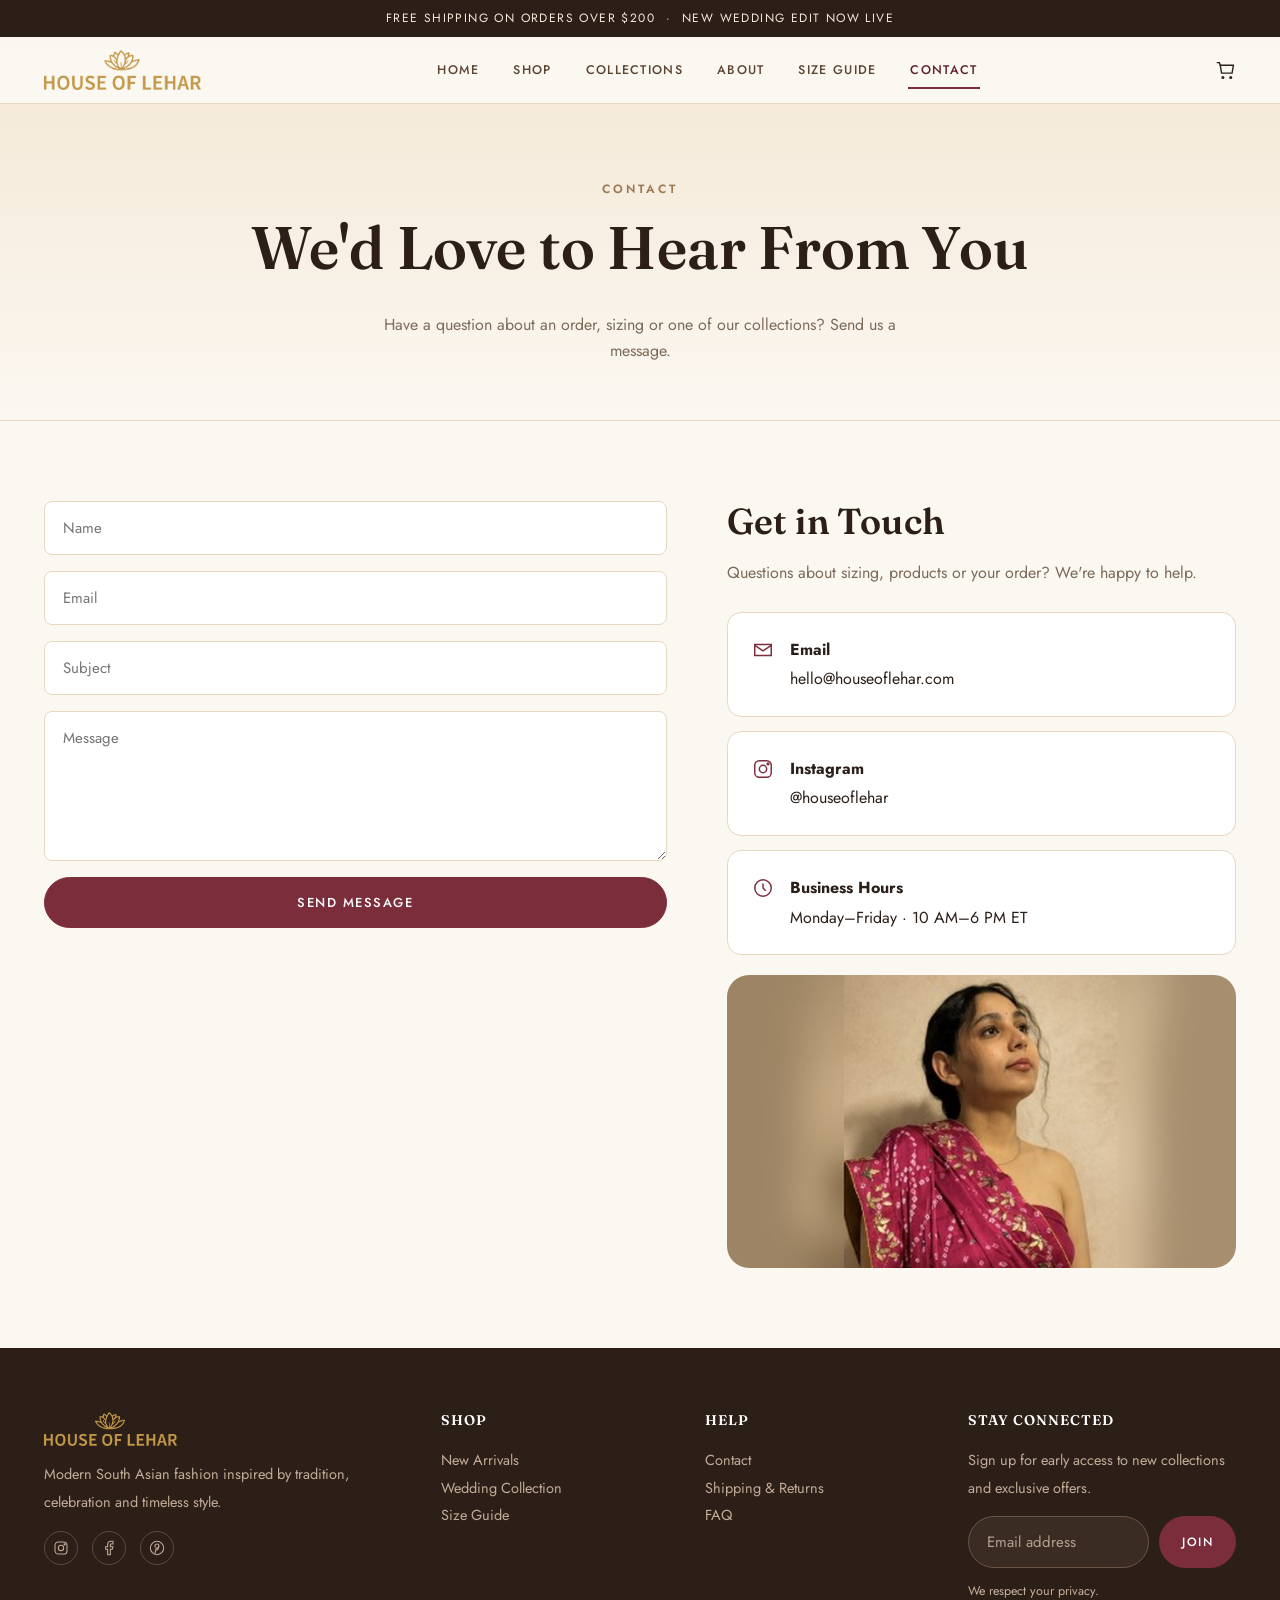
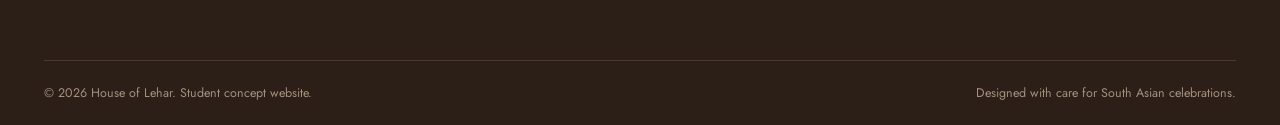
<file: contact.html>
<!doctype html>
<html lang="en">
<head>
<meta charset="utf-8">
<meta name="viewport" content="width=device-width,initial-scale=1">
<title>Contact | House of Lehar</title>
<meta name="description" content="Get in touch with House of Lehar for questions about orders, sizing or our collections.">
<link rel="preconnect" href="https://fonts.googleapis.com">
<link rel="preconnect" href="https://fonts.gstatic.com" crossorigin>
<link href="https://fonts.googleapis.com/css2?family=Fraunces:opsz,wght@9..144,400;9..144,500;9..144,600;9..144,700&family=Jost:wght@300;400;500;600&display=swap" rel="stylesheet">
<link rel="stylesheet" href="styles.css">
</head>
<body>

<div class="topbar">FREE SHIPPING ON ORDERS OVER $200 &nbsp;·&nbsp; NEW WEDDING EDIT NOW LIVE</div>
<header>
  <div class="container nav">
    <a class="logo" href="index.html"><img src="logo.png" alt="House of Lehar"></a>
    <nav class="nav-links">
      <a href="index.html">Home</a>
      <a href="shop.html">Shop</a>
      <a href="collection.html">Collections</a>
      <a href="about.html">About</a>
      <a href="size-guide.html">Size Guide</a>
      <a href="contact.html">Contact</a>
    </nav>
    <div class="nav-actions">
      <a class="icon-link" href="cart.html" aria-label="Cart">
        <svg viewBox="0 0 24 24"><path d="M6 6h15l-1.5 9h-12z"/><path d="M6 6L5 3H2"/><circle cx="9" cy="20" r="1"/><circle cx="18" cy="20" r="1"/></svg>
        <span class="cart-count">0</span>
      </a>
      <button class="menu-toggle" type="button" aria-label="Toggle menu" aria-expanded="false"><span></span><span></span><span></span></button>
    </div>
  </div>
</header>

<section class="page-hero">
  <div class="container">
    <div class="eyebrow">Contact</div>
    <h1>We'd Love to Hear From You</h1>
    <p>Have a question about an order, sizing or one of our collections? Send us a message.</p>
  </div>
</section>

<section class="section">
  <div class="container contact-grid">
    <div>
      <form class="contact-form" data-contact-form>
        <div class="form-status" data-contact-status></div>
        <input placeholder="Name" aria-label="Name" required>
        <input type="email" placeholder="Email" aria-label="Email" required>
        <input placeholder="Subject" aria-label="Subject" required>
        <textarea placeholder="Message" aria-label="Message" required></textarea>
        <button class="btn" type="submit">Send Message</button>
      </form>
    </div>
    <div>
      <h2 style="font-size:36px;margin-top:0">Get in Touch</h2>
      <p class="muted" style="margin-bottom:26px">Questions about sizing, products or your order? We're happy to help.</p>

      <div class="info-card">
        <svg viewBox="0 0 24 24"><path d="M3 6h18v12H3z"/><path d="M3 7l9 6 9-6"/></svg>
        <div><strong>Email</strong>hello@houseoflehar.com</div>
      </div>
      <div class="info-card">
        <svg viewBox="0 0 24 24"><rect x="3" y="3" width="18" height="18" rx="5"/><circle cx="12" cy="12" r="4"/><circle cx="17.5" cy="6.5" r="1"/></svg>
        <div><strong>Instagram</strong>@houseoflehar</div>
      </div>
      <div class="info-card">
        <svg viewBox="0 0 24 24"><circle cx="12" cy="12" r="9"/><path d="M12 7v5l3 3"/></svg>
        <div><strong>Business Hours</strong>Monday–Friday · 10 AM–6 PM ET</div>
      </div>

      <img src="images/contact-image.jpg" alt="House of Lehar — Rani Bandhani Saree" style="margin-top:20px;border-radius:var(--radius-lg)">
    </div>
  </div>
</section>

<footer>
  <div class="container">
    <div class="footer-grid">
      <div>
        <div class="logo"><img src="logo.png" alt="House of Lehar"></div>
        <p>Modern South Asian fashion inspired by tradition, celebration and timeless style.</p>
        <div class="footer-social">
          <a href="#" aria-label="Instagram"><svg viewBox="0 0 24 24"><rect x="3" y="3" width="18" height="18" rx="5"/><circle cx="12" cy="12" r="4"/><circle cx="17.5" cy="6.5" r="1"/></svg></a>
          <a href="#" aria-label="Facebook"><svg viewBox="0 0 24 24"><path d="M18 2h-3a5 5 0 0 0-5 5v3H7v4h3v8h4v-8h3l1-4h-4V7a1 1 0 0 1 1-1h3z"/></svg></a>
          <a href="#" aria-label="Pinterest"><svg viewBox="0 0 24 24"><circle cx="12" cy="12" r="10"/><path d="M9 20l2-9M12 12a3 3 0 1 0 0-6 3 3 0 0 0-3 3c0 1 .3 1.7.7 2.2M14 9c1 3-.5 6-3 6"/></svg></a>
        </div>
      </div>
      <div>
        <h3>Shop</h3>
        <p><a href="shop.html">New Arrivals</a><br><a href="collection.html">Wedding Collection</a><br><a href="size-guide.html">Size Guide</a></p>
      </div>
      <div>
        <h3>Help</h3>
        <p><a href="contact.html">Contact</a><br><a href="#">Shipping &amp; Returns</a><br><a href="#">FAQ</a></p>
      </div>
      <div>
        <h3>Stay Connected</h3>
        <p>Sign up for early access to new collections and exclusive offers.</p>
        <form class="newsletter-form" style="margin-top:14px;max-width:100%" data-newsletter-form>
          <input type="email" placeholder="Email address" aria-label="Email address" required style="min-width:0">
          <button class="btn sm" type="submit">Join</button>
        </form>
        <p class="form-note">We respect your privacy.</p>
      </div>
    </div>
    <div class="copyright">
      <span>© <span class="year">2026</span> House of Lehar. Student concept website.</span>
      <span>Designed with care for South Asian celebrations.</span>
    </div>
  </div>
</footer>
<button class="back-to-top" type="button" aria-label="Back to top"><svg viewBox="0 0 24 24"><path d="M12 19V5M5 12l7-7 7 7"/></svg></button>
<script src="script.js"></script>

</body>
</html>
</file>
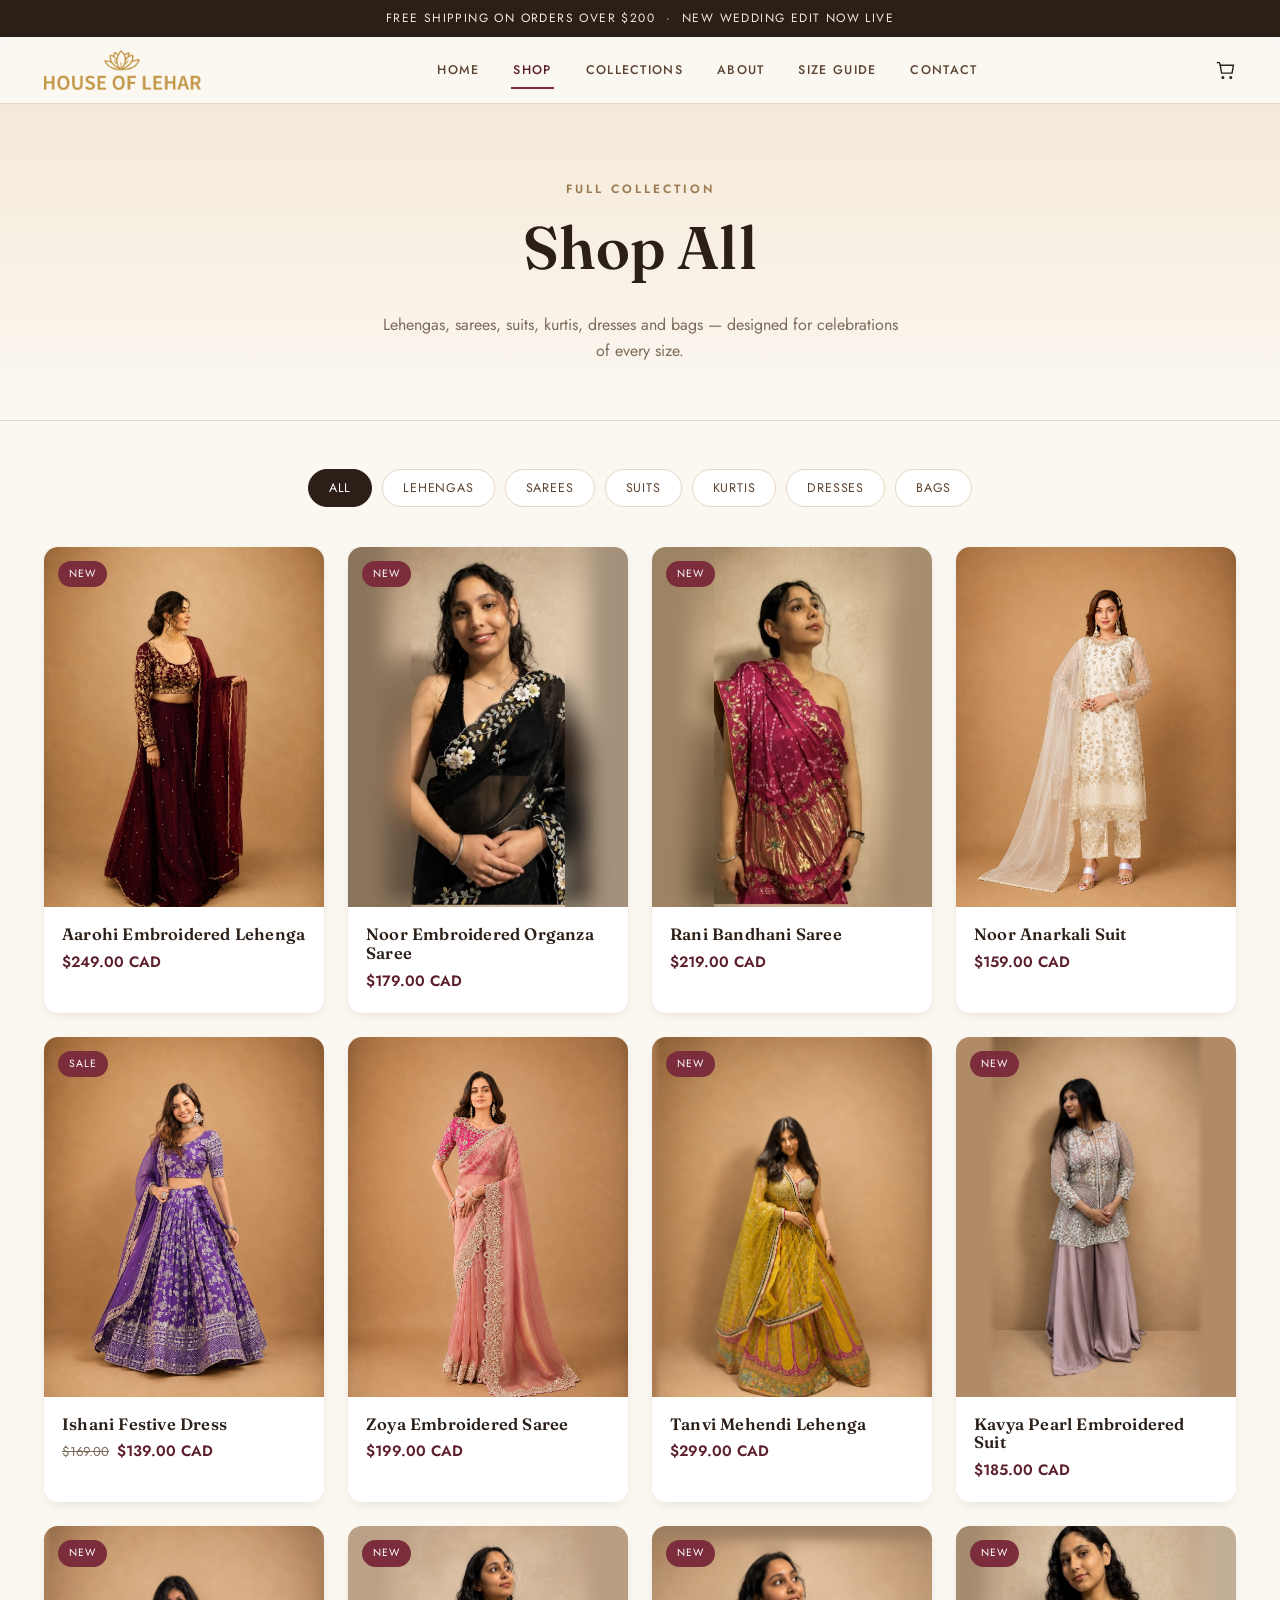
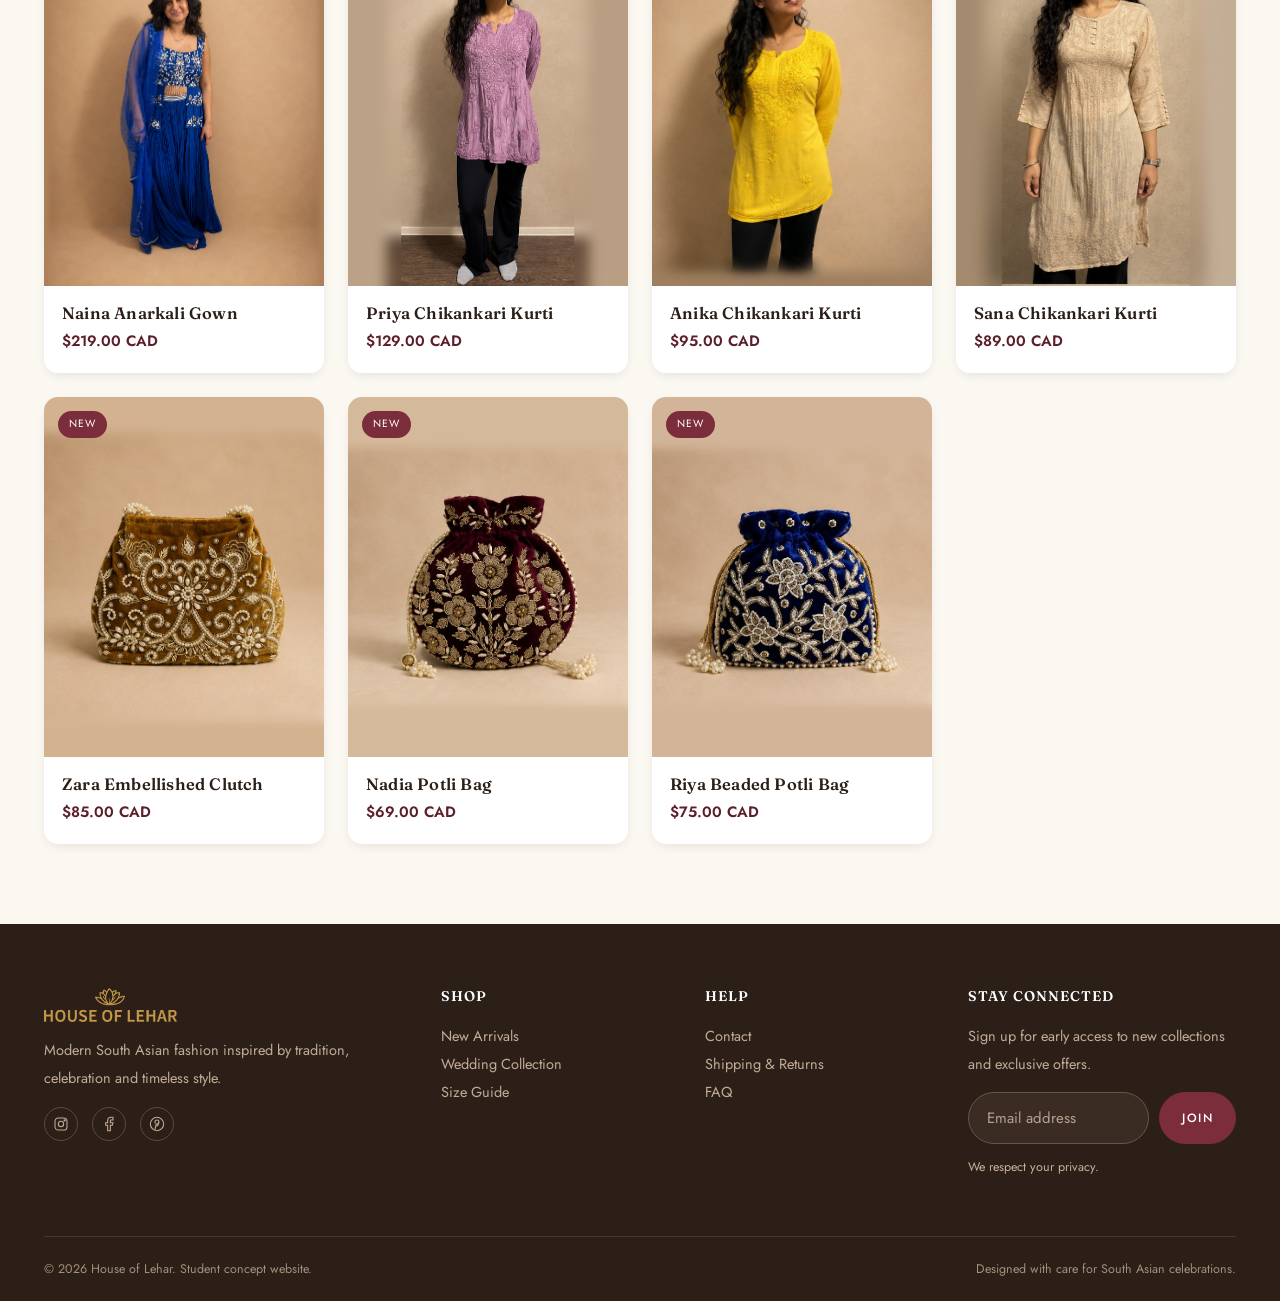
<file: shop.html>
<!doctype html>
<html lang="en">
<head>
<meta charset="utf-8">
<meta name="viewport" content="width=device-width,initial-scale=1">
<title>Shop All | House of Lehar</title>
<meta name="description" content="Shop lehengas, sarees, suits, kurtis, festive dresses and bags from House of Lehar.">
<link rel="preconnect" href="https://fonts.googleapis.com">
<link rel="preconnect" href="https://fonts.gstatic.com" crossorigin>
<link href="https://fonts.googleapis.com/css2?family=Fraunces:opsz,wght@9..144,400;9..144,500;9..144,600;9..144,700&family=Jost:wght@300;400;500;600&display=swap" rel="stylesheet">
<link rel="stylesheet" href="styles.css">
</head>
<body>

<div class="topbar">FREE SHIPPING ON ORDERS OVER $200 &nbsp;·&nbsp; NEW WEDDING EDIT NOW LIVE</div>
<header>
  <div class="container nav">
    <a class="logo" href="index.html"><img src="logo.png" alt="House of Lehar"></a>
    <nav class="nav-links">
      <a href="index.html">Home</a>
      <a href="shop.html">Shop</a>
      <a href="collection.html">Collections</a>
      <a href="about.html">About</a>
      <a href="size-guide.html">Size Guide</a>
      <a href="contact.html">Contact</a>
    </nav>
    <div class="nav-actions">
      <a class="icon-link" href="cart.html" aria-label="Cart">
        <svg viewBox="0 0 24 24"><path d="M6 6h15l-1.5 9h-12z"/><path d="M6 6L5 3H2"/><circle cx="9" cy="20" r="1"/><circle cx="18" cy="20" r="1"/></svg>
        <span class="cart-count">0</span>
      </a>
      <button class="menu-toggle" type="button" aria-label="Toggle menu" aria-expanded="false"><span></span><span></span><span></span></button>
    </div>
  </div>
</header>

<section class="page-hero">
  <div class="container">
    <div class="eyebrow">Full Collection</div>
    <h1>Shop All</h1>
    <p>Lehengas, sarees, suits, kurtis, dresses and bags — designed for celebrations of every size.</p>
  </div>
</section>

<section class="section" style="padding-top:48px">
  <div class="container">
    <div class="filter-bar">
      <button class="chip active" type="button" data-filter="all">All</button>
      <button class="chip" type="button" data-filter="lehenga">Lehengas</button>
      <button class="chip" type="button" data-filter="saree">Sarees</button>
      <button class="chip" type="button" data-filter="suit">Suits</button>
      <button class="chip" type="button" data-filter="kurti">Kurtis</button>
      <button class="chip" type="button" data-filter="dress">Dresses</button>
      <button class="chip" type="button" data-filter="bag">Bags</button>
    </div>
    <div class="grid-4" data-catalog="all" data-product-grid></div>
  </div>
</section>

<footer>
  <div class="container">
    <div class="footer-grid">
      <div>
        <div class="logo"><img src="logo.png" alt="House of Lehar"></div>
        <p>Modern South Asian fashion inspired by tradition, celebration and timeless style.</p>
        <div class="footer-social">
          <a href="#" aria-label="Instagram"><svg viewBox="0 0 24 24"><rect x="3" y="3" width="18" height="18" rx="5"/><circle cx="12" cy="12" r="4"/><circle cx="17.5" cy="6.5" r="1"/></svg></a>
          <a href="#" aria-label="Facebook"><svg viewBox="0 0 24 24"><path d="M18 2h-3a5 5 0 0 0-5 5v3H7v4h3v8h4v-8h3l1-4h-4V7a1 1 0 0 1 1-1h3z"/></svg></a>
          <a href="#" aria-label="Pinterest"><svg viewBox="0 0 24 24"><circle cx="12" cy="12" r="10"/><path d="M9 20l2-9M12 12a3 3 0 1 0 0-6 3 3 0 0 0-3 3c0 1 .3 1.7.7 2.2M14 9c1 3-.5 6-3 6"/></svg></a>
        </div>
      </div>
      <div>
        <h3>Shop</h3>
        <p><a href="shop.html">New Arrivals</a><br><a href="collection.html">Wedding Collection</a><br><a href="size-guide.html">Size Guide</a></p>
      </div>
      <div>
        <h3>Help</h3>
        <p><a href="contact.html">Contact</a><br><a href="#">Shipping &amp; Returns</a><br><a href="#">FAQ</a></p>
      </div>
      <div>
        <h3>Stay Connected</h3>
        <p>Sign up for early access to new collections and exclusive offers.</p>
        <form class="newsletter-form" style="margin-top:14px;max-width:100%" data-newsletter-form>
          <input type="email" placeholder="Email address" aria-label="Email address" required style="min-width:0">
          <button class="btn sm" type="submit">Join</button>
        </form>
        <p class="form-note">We respect your privacy.</p>
      </div>
    </div>
    <div class="copyright">
      <span>© <span class="year">2026</span> House of Lehar. Student concept website.</span>
      <span>Designed with care for South Asian celebrations.</span>
    </div>
  </div>
</footer>
<button class="back-to-top" type="button" aria-label="Back to top"><svg viewBox="0 0 24 24"><path d="M12 19V5M5 12l7-7 7 7"/></svg></button>
<script src="script.js"></script>

</body>
</html>
</file>
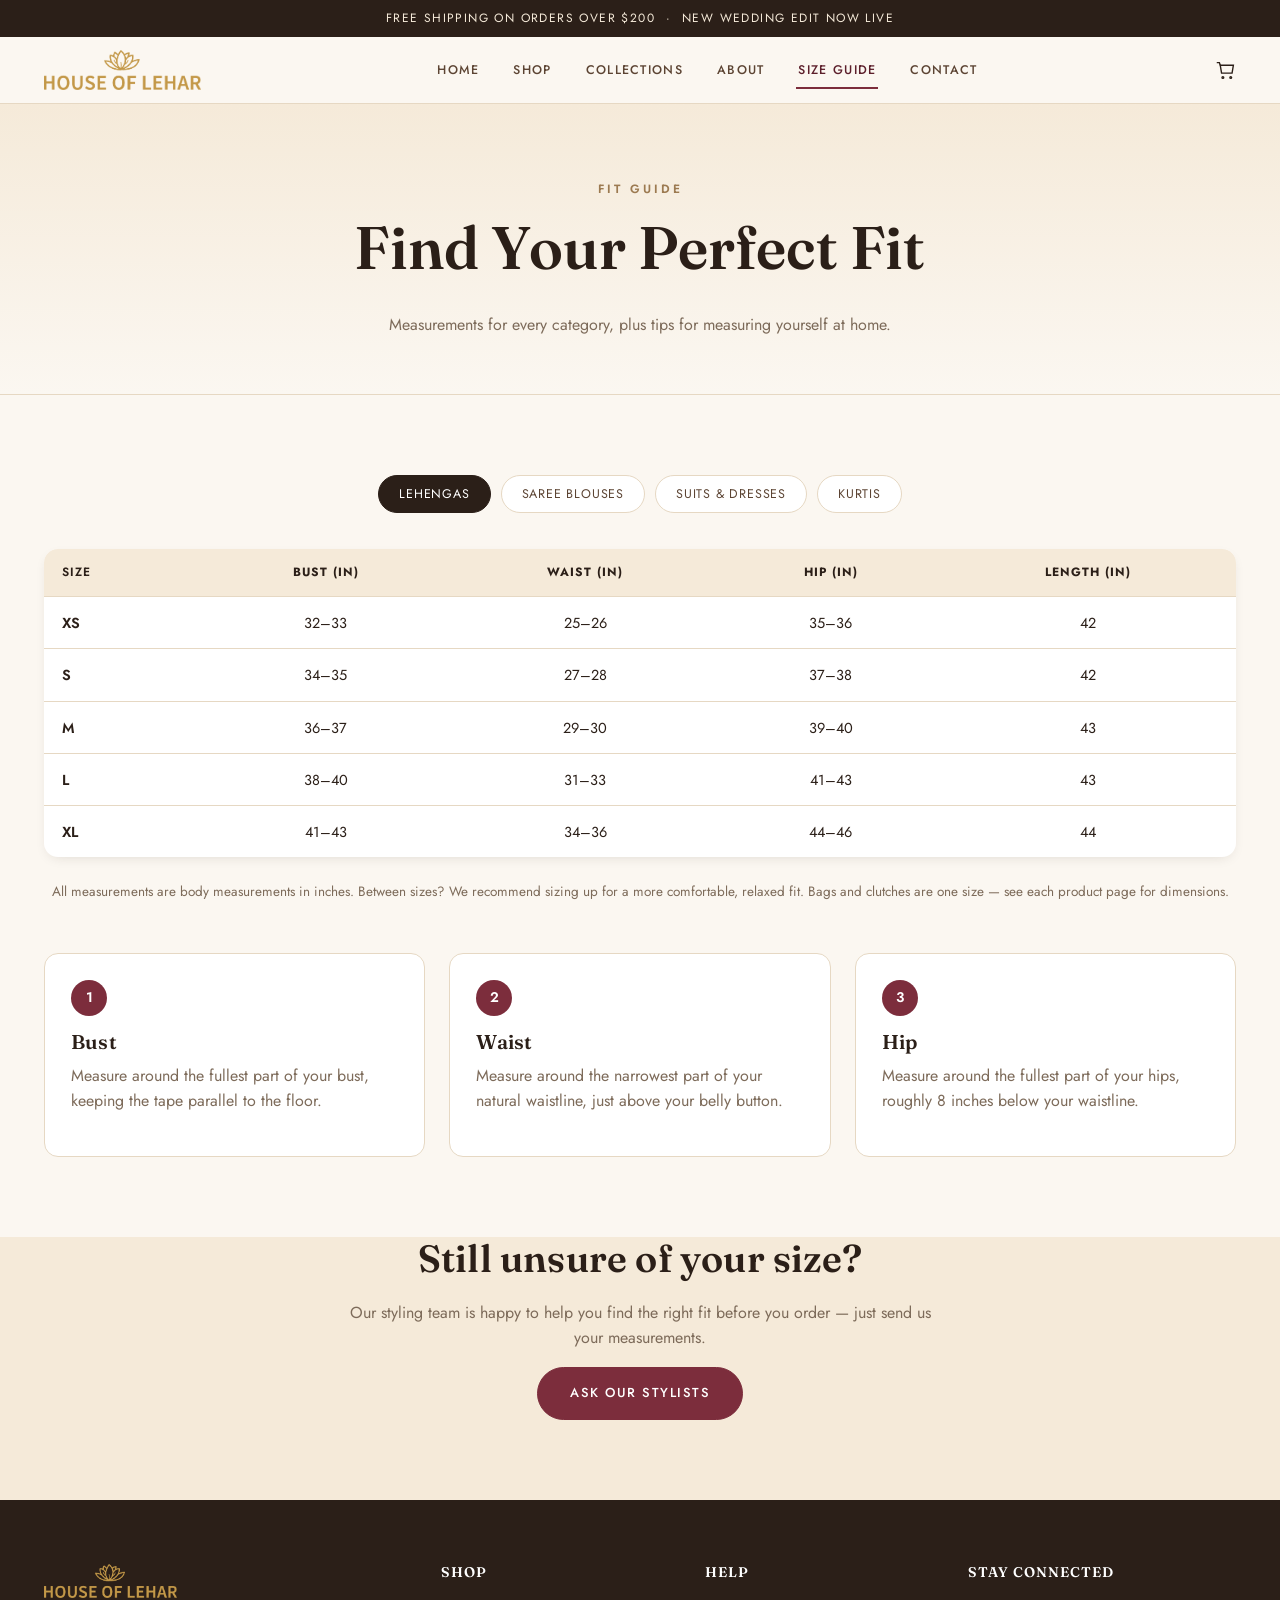
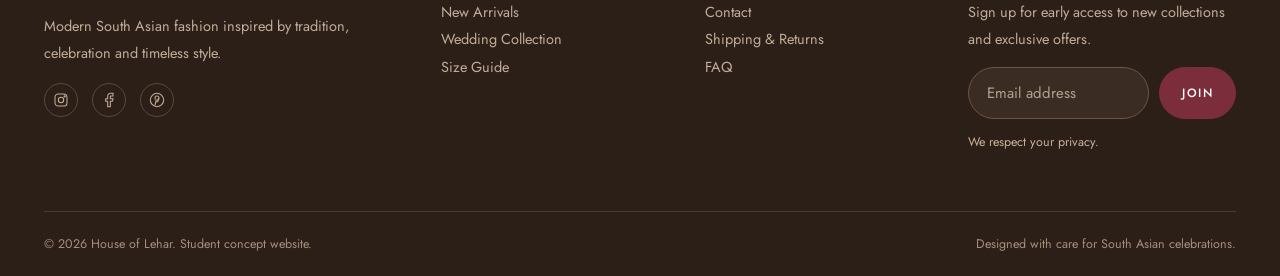
<file: size-guide.html>
<!doctype html>
<html lang="en">
<head>
<meta charset="utf-8">
<meta name="viewport" content="width=device-width,initial-scale=1">
<title>Size Guide | House of Lehar</title>
<meta name="description" content="Find your perfect fit with the House of Lehar size guide for lehengas, sarees and suits.">
<link rel="preconnect" href="https://fonts.googleapis.com">
<link rel="preconnect" href="https://fonts.gstatic.com" crossorigin>
<link href="https://fonts.googleapis.com/css2?family=Fraunces:opsz,wght@9..144,400;9..144,500;9..144,600;9..144,700&family=Jost:wght@300;400;500;600&display=swap" rel="stylesheet">
<link rel="stylesheet" href="styles.css">
</head>
<body>

<div class="topbar">FREE SHIPPING ON ORDERS OVER $200 &nbsp;·&nbsp; NEW WEDDING EDIT NOW LIVE</div>
<header>
  <div class="container nav">
    <a class="logo" href="index.html"><img src="logo.png" alt="House of Lehar"></a>
    <nav class="nav-links">
      <a href="index.html">Home</a>
      <a href="shop.html">Shop</a>
      <a href="collection.html">Collections</a>
      <a href="about.html">About</a>
      <a href="size-guide.html">Size Guide</a>
      <a href="contact.html">Contact</a>
    </nav>
    <div class="nav-actions">
      <a class="icon-link" href="cart.html" aria-label="Cart">
        <svg viewBox="0 0 24 24"><path d="M6 6h15l-1.5 9h-12z"/><path d="M6 6L5 3H2"/><circle cx="9" cy="20" r="1"/><circle cx="18" cy="20" r="1"/></svg>
        <span class="cart-count">0</span>
      </a>
      <button class="menu-toggle" type="button" aria-label="Toggle menu" aria-expanded="false"><span></span><span></span><span></span></button>
    </div>
  </div>
</header>

<section class="page-hero">
  <div class="container">
    <div class="eyebrow">Fit Guide</div>
    <h1>Find Your Perfect Fit</h1>
    <p>Measurements for every category, plus tips for measuring yourself at home.</p>
  </div>
</section>

<section class="section">
  <div class="container">
    <div class="tabs">
      <button class="chip active" type="button" data-tab="lehenga">Lehengas</button>
      <button class="chip" type="button" data-tab="saree">Saree Blouses</button>
      <button class="chip" type="button" data-tab="suit">Suits &amp; Dresses</button>
      <button class="chip" type="button" data-tab="kurti">Kurtis</button>
    </div>

    <div class="tab-panel active" id="tab-lehenga">
      <table class="size-table">
        <thead><tr><th>Size</th><th>Bust (in)</th><th>Waist (in)</th><th>Hip (in)</th><th>Length (in)</th></tr></thead>
        <tbody>
          <tr><td>XS</td><td>32–33</td><td>25–26</td><td>35–36</td><td>42</td></tr>
          <tr><td>S</td><td>34–35</td><td>27–28</td><td>37–38</td><td>42</td></tr>
          <tr><td>M</td><td>36–37</td><td>29–30</td><td>39–40</td><td>43</td></tr>
          <tr><td>L</td><td>38–40</td><td>31–33</td><td>41–43</td><td>43</td></tr>
          <tr><td>XL</td><td>41–43</td><td>34–36</td><td>44–46</td><td>44</td></tr>
        </tbody>
      </table>
    </div>

    <div class="tab-panel" id="tab-saree">
      <table class="size-table">
        <thead><tr><th>Size</th><th>Bust (in)</th><th>Waist (in)</th><th>Shoulder (in)</th><th>Sleeve (in)</th></tr></thead>
        <tbody>
          <tr><td>XS</td><td>32–33</td><td>25–26</td><td>13.5</td><td>6</td></tr>
          <tr><td>S</td><td>34–35</td><td>27–28</td><td>14</td><td>6.5</td></tr>
          <tr><td>M</td><td>36–37</td><td>29–30</td><td>14.5</td><td>7</td></tr>
          <tr><td>L</td><td>38–40</td><td>31–33</td><td>15</td><td>7.5</td></tr>
          <tr><td>XL</td><td>41–43</td><td>34–36</td><td>15.5</td><td>8</td></tr>
        </tbody>
      </table>
    </div>

    <div class="tab-panel" id="tab-suit">
      <table class="size-table">
        <thead><tr><th>Size</th><th>Bust (in)</th><th>Waist (in)</th><th>Hip (in)</th><th>Length (in)</th></tr></thead>
        <tbody>
          <tr><td>XS</td><td>32–33</td><td>25–26</td><td>35–36</td><td>44</td></tr>
          <tr><td>S</td><td>34–35</td><td>27–28</td><td>37–38</td><td>45</td></tr>
          <tr><td>M</td><td>36–37</td><td>29–30</td><td>39–40</td><td>45</td></tr>
          <tr><td>L</td><td>38–40</td><td>31–33</td><td>41–43</td><td>46</td></tr>
          <tr><td>XL</td><td>41–43</td><td>34–36</td><td>44–46</td><td>46</td></tr>
        </tbody>
      </table>
    </div>

    <div class="tab-panel" id="tab-kurti">
      <table class="size-table">
        <thead><tr><th>Size</th><th>Bust (in)</th><th>Waist (in)</th><th>Hip (in)</th><th>Length (in)</th></tr></thead>
        <tbody>
          <tr><td>XS</td><td>32–33</td><td>26–27</td><td>36–37</td><td>40</td></tr>
          <tr><td>S</td><td>34–35</td><td>28–29</td><td>38–39</td><td>41</td></tr>
          <tr><td>M</td><td>36–37</td><td>30–31</td><td>40–41</td><td>41</td></tr>
          <tr><td>L</td><td>38–40</td><td>32–34</td><td>42–44</td><td>42</td></tr>
          <tr><td>XL</td><td>41–43</td><td>35–37</td><td>45–47</td><td>42</td></tr>
        </tbody>
      </table>
    </div>

    <p class="muted" style="text-align:center;margin-top:24px;font-size:13.5px">All measurements are body measurements in inches. Between sizes? We recommend sizing up for a more comfortable, relaxed fit. Bags and clutches are one size — see each product page for dimensions.</p>

    <div class="tip-grid">
      <div class="tip-card">
        <div class="num">1</div>
        <h3>Bust</h3>
        <p class="muted">Measure around the fullest part of your bust, keeping the tape parallel to the floor.</p>
      </div>
      <div class="tip-card">
        <div class="num">2</div>
        <h3>Waist</h3>
        <p class="muted">Measure around the narrowest part of your natural waistline, just above your belly button.</p>
      </div>
      <div class="tip-card">
        <div class="num">3</div>
        <h3>Hip</h3>
        <p class="muted">Measure around the fullest part of your hips, roughly 8 inches below your waistline.</p>
      </div>
    </div>
  </div>
</section>

<section class="section bg-cream reveal" style="padding-top:0">
  <div class="container" style="text-align:center;max-width:640px">
    <h2>Still unsure of your size?</h2>
    <p class="muted">Our styling team is happy to help you find the right fit before you order — just send us your measurements.</p>
    <a class="btn" href="contact.html">Ask Our Stylists</a>
  </div>
</section>

<footer>
  <div class="container">
    <div class="footer-grid">
      <div>
        <div class="logo"><img src="logo.png" alt="House of Lehar"></div>
        <p>Modern South Asian fashion inspired by tradition, celebration and timeless style.</p>
        <div class="footer-social">
          <a href="#" aria-label="Instagram"><svg viewBox="0 0 24 24"><rect x="3" y="3" width="18" height="18" rx="5"/><circle cx="12" cy="12" r="4"/><circle cx="17.5" cy="6.5" r="1"/></svg></a>
          <a href="#" aria-label="Facebook"><svg viewBox="0 0 24 24"><path d="M18 2h-3a5 5 0 0 0-5 5v3H7v4h3v8h4v-8h3l1-4h-4V7a1 1 0 0 1 1-1h3z"/></svg></a>
          <a href="#" aria-label="Pinterest"><svg viewBox="0 0 24 24"><circle cx="12" cy="12" r="10"/><path d="M9 20l2-9M12 12a3 3 0 1 0 0-6 3 3 0 0 0-3 3c0 1 .3 1.7.7 2.2M14 9c1 3-.5 6-3 6"/></svg></a>
        </div>
      </div>
      <div>
        <h3>Shop</h3>
        <p><a href="shop.html">New Arrivals</a><br><a href="collection.html">Wedding Collection</a><br><a href="size-guide.html">Size Guide</a></p>
      </div>
      <div>
        <h3>Help</h3>
        <p><a href="contact.html">Contact</a><br><a href="#">Shipping &amp; Returns</a><br><a href="#">FAQ</a></p>
      </div>
      <div>
        <h3>Stay Connected</h3>
        <p>Sign up for early access to new collections and exclusive offers.</p>
        <form class="newsletter-form" style="margin-top:14px;max-width:100%" data-newsletter-form>
          <input type="email" placeholder="Email address" aria-label="Email address" required style="min-width:0">
          <button class="btn sm" type="submit">Join</button>
        </form>
        <p class="form-note">We respect your privacy.</p>
      </div>
    </div>
    <div class="copyright">
      <span>© <span class="year">2026</span> House of Lehar. Student concept website.</span>
      <span>Designed with care for South Asian celebrations.</span>
    </div>
  </div>
</footer>
<button class="back-to-top" type="button" aria-label="Back to top"><svg viewBox="0 0 24 24"><path d="M12 19V5M5 12l7-7 7 7"/></svg></button>
<script src="script.js"></script>
<script>
  document.querySelectorAll(".tabs [data-tab]").forEach(function(btn){
    btn.addEventListener("click", function(){
      document.querySelectorAll(".tabs [data-tab]").forEach(function(b){ b.classList.remove("active"); });
      btn.classList.add("active");
      document.querySelectorAll(".tab-panel").forEach(function(p){ p.classList.remove("active"); });
      document.getElementById("tab-" + btn.getAttribute("data-tab")).classList.add("active");
    });
  });
</script>

</body>
</html>
</file>
<file: styles.css>
/* ==========================================================================
   House of Lehar — stylesheet
   Warm ivory / gold / maroon palette. Mobile-first, progressively enhanced.
   ========================================================================== */

:root{
  --ivory:#fbf7f1;
  --cream:#f5ead9;
  --sand:#e9d5b8;
  --gold:#bf9d7a;
  --gold-light:#d8bd9a;
  --gold-deep:#9c7a51;
  --maroon:#7c2d3c;
  --maroon-dark:#5c1f2b;
  --brown:#5c4433;
  --brown-dark:#2b1f18;
  --text:#2b1f18;
  --text-muted:#7d6b5a;
  --border:#e6d8c3;
  --white:#ffffff;
  --radius-sm:8px;
  --radius:14px;
  --radius-lg:22px;
  --shadow-sm:0 4px 14px -6px rgba(43,31,24,.18);
  --shadow:0 18px 40px -18px rgba(43,31,24,.35);
  --shadow-lg:0 30px 60px -20px rgba(43,31,24,.4);
  --font-display:'Fraunces', 'Georgia', serif;
  --font-body:'Jost', 'Helvetica Neue', Arial, sans-serif;
  --container:1240px;
  --header-h:66px;
}

*,*::before,*::after{box-sizing:border-box;}
html{scroll-behavior:smooth;}
body{
  margin:0;
  font-family:var(--font-body);
  color:var(--text);
  background:var(--ivory);
  -webkit-font-smoothing:antialiased;
  line-height:1.6;
}
img{max-width:100%;display:block;}
a{color:inherit;text-decoration:none;}
ul{list-style:none;margin:0;padding:0;}
h1,h2,h3,h4{
  font-family:var(--font-display);
  font-weight:600;
  line-height:1.15;
  margin:0 0 .5em;
  color:var(--brown-dark);
  letter-spacing:.2px;
}
h1{font-size:clamp(34px,6vw,60px);}
h2{font-size:clamp(26px,4vw,38px);}
h3{font-size:20px;}
p{margin:0 0 1em;}
.muted{color:var(--text-muted);}
button{font-family:inherit;cursor:pointer;}
input,textarea,select{font-family:inherit;font-size:15px;}

.container{
  width:100%;
  max-width:var(--container);
  margin:0 auto;
  padding:0 24px;
}

/* ---------- buttons ---------- */
.btn{
  display:inline-flex;
  align-items:center;
  justify-content:center;
  gap:8px;
  padding:15px 32px;
  background:var(--maroon);
  color:var(--white);
  border:1px solid var(--maroon);
  border-radius:999px;
  font-size:13px;
  font-weight:500;
  letter-spacing:1.5px;
  text-transform:uppercase;
  text-align:center;
  transition:background .25s ease,color .25s ease,border-color .25s ease,transform .2s ease;
  white-space:nowrap;
}
.btn:hover{background:var(--maroon-dark);border-color:var(--maroon-dark);transform:translateY(-1px);}
.btn:active{transform:translateY(0);}
.btn.outline{background:transparent;color:var(--brown-dark);border-color:var(--brown-dark);}
.btn.outline:hover{background:var(--brown-dark);color:var(--white);}
.btn.gold{background:var(--gold-deep);border-color:var(--gold-deep);}
.btn.gold:hover{background:#84643c;border-color:#84643c;}
.btn.sm{padding:11px 22px;font-size:12px;}
.btn.block{width:100%;}
.btn[disabled]{opacity:.5;cursor:not-allowed;transform:none;}

.eyebrow{
  text-transform:uppercase;
  letter-spacing:3px;
  font-size:12px;
  font-weight:600;
  color:var(--gold-deep);
  margin-bottom:14px;
}

/* ---------- topbar / header ---------- */
.topbar{
  background:var(--brown-dark);
  color:var(--cream);
  text-align:center;
  font-size:12px;
  letter-spacing:1.4px;
  padding:9px 16px;
  text-transform:uppercase;
}
header{
  position:sticky;
  top:0;
  z-index:100;
  background:rgba(251,247,241,.92);
  backdrop-filter:saturate(180%) blur(10px);
  border-bottom:1px solid var(--border);
}
.nav{
  display:flex;
  align-items:center;
  justify-content:space-between;
  min-height:var(--header-h);
  gap:20px;
}
.logo{
  font-family:var(--font-display);
  font-size:20px;
  font-weight:600;
  letter-spacing:1px;
  color:var(--brown-dark);
  flex-shrink:0;
  display:flex;
  align-items:center;
}
.logo img{
  display:block;
  height:40px;
  width:auto;
}
.nav-links{
  display:flex;
  align-items:center;
  gap:30px;
  list-style:none;
  margin:0;
  padding:0;
}
.nav-links a{
  font-size:12.5px;
  font-weight:500;
  letter-spacing:1.3px;
  text-transform:uppercase;
  color:var(--brown);
  padding:6px 2px;
  position:relative;
  transition:color .2s ease;
}
.nav-links a::after{
  content:'';
  position:absolute;
  left:0;right:0;bottom:-3px;
  height:2px;
  background:var(--maroon);
  transform:scaleX(0);
  transform-origin:right;
  transition:transform .25s ease;
}
.nav-links a:hover,.nav-links a.active{color:var(--maroon-dark);}
.nav-links a:hover::after,.nav-links a.active::after{transform:scaleX(1);transform-origin:left;}

.nav-actions{display:flex;align-items:center;gap:18px;flex-shrink:0;}
.icon-link{
  position:relative;
  display:inline-flex;
  align-items:center;
  justify-content:center;
  width:22px;height:22px;
  color:var(--brown-dark);
}
.icon-link svg{width:21px;height:21px;stroke:currentColor;fill:none;stroke-width:1.6;}
.cart-count{
  position:absolute;
  top:-9px;right:-11px;
  background:var(--maroon);
  color:#fff;
  font-size:10px;
  font-weight:600;
  min-width:17px;height:17px;
  border-radius:50%;
  display:flex;align-items:center;justify-content:center;
  padding:0 3px;
  line-height:1;
}

.menu-toggle{
  display:none;
  flex-direction:column;
  justify-content:center;
  gap:5px;
  width:30px;height:30px;
  background:none;border:none;
  padding:0;
}
.menu-toggle span{
  display:block;height:2px;width:100%;
  background:var(--brown-dark);
  border-radius:2px;
  transition:transform .25s ease,opacity .25s ease;
}
.menu-toggle.open span:nth-child(1){transform:translateY(7px) rotate(45deg);}
.menu-toggle.open span:nth-child(2){opacity:0;}
.menu-toggle.open span:nth-child(3){transform:translateY(-7px) rotate(-45deg);}

/* ---------- hero (home / collection style full-bleed) ---------- */
.hero{
  position:relative;
  min-height:620px;
  display:flex;
  align-items:center;
  background-size:cover;
  background-position:center;
  color:#fff;
  overflow:hidden;
}
.hero-content{
  position:relative;
  z-index:2;
  max-width:640px;
  margin:0 auto;
  text-align:center;
  padding:0 24px;
}
.hero-content .eyebrow{color:var(--gold-light);}
.hero-content h1{color:#fff;}
.hero-content p{font-size:17px;opacity:.92;max-width:480px;margin-left:auto;margin-right:auto;}
.hero-actions{display:flex;gap:14px;justify-content:center;flex-wrap:wrap;margin-top:26px;}

/* simple page hero (about / contact / size-guide / cart) */
.page-hero{
  background:linear-gradient(180deg,var(--cream) 0%,var(--ivory) 100%);
  padding:76px 0 56px;
  text-align:center;
  border-bottom:1px solid var(--border);
}
.page-hero .eyebrow{justify-content:center;display:flex;}
.page-hero p{max-width:520px;margin:0 auto;color:var(--text-muted);font-size:16px;}

/* ---------- sections ---------- */
.section{padding:80px 0;}
.section.tight{padding:48px 0;}
.section-title{text-align:center;max-width:600px;margin:0 auto 48px;}
.section-title p{color:var(--text-muted);}
.bg-cream{background:var(--cream);}
.bg-brown{background:var(--brown-dark);color:var(--cream);}
.bg-brown h2,.bg-brown h3{color:#fff;}

/* split layout (about page) */
.split{display:grid;grid-template-columns:1fr 1fr;gap:60px;align-items:center;}
.split img{border-radius:var(--radius-lg);box-shadow:var(--shadow);width:100%;height:auto;object-fit:cover;}
.split.reverse{direction:rtl;}
.split.reverse > *{direction:ltr;}

/* ---------- split hero (home) ---------- */
.hero-split{padding:64px 0 56px;background:linear-gradient(135deg,var(--cream),var(--ivory));}
.hero-split .split{gap:56px;}
.hero-split-text .eyebrow{color:var(--gold-deep);}
.hero-split-text h1{font-size:44px;line-height:1.14;margin-bottom:16px;}
.hero-split-text p{color:var(--text-muted);font-size:16px;max-width:420px;margin-bottom:26px;}
.hero-split-actions{display:flex;gap:14px;flex-wrap:wrap;}
.hero-split-media img{width:100%;height:auto;aspect-ratio:7/8.6;object-fit:cover;border-radius:var(--radius-lg);box-shadow:var(--shadow-lg);}

/* ---------- features strip ---------- */
.features-strip-wrap{border-top:1px solid var(--border);border-bottom:1px solid var(--border);background:var(--ivory);}
.features-strip{display:grid;grid-template-columns:repeat(4,1fr);gap:24px;padding:28px 0;}
.feature-item{display:flex;align-items:center;gap:14px;}
.feature-item .icon{width:42px;height:42px;border-radius:50%;background:var(--cream);display:flex;align-items:center;justify-content:center;flex-shrink:0;}
.feature-item svg{width:19px;height:19px;stroke:var(--gold-deep);fill:none;stroke-width:1.6;}
.feature-item h4{font-size:13.5px;margin:0 0 2px;font-weight:600;letter-spacing:.2px;}
.feature-item p{font-size:12px;color:var(--text-muted);margin:0;}

/* ---------- category circles + promo ---------- */
.category-promo-layout{display:grid;grid-template-columns:2fr 1fr;gap:36px;align-items:stretch;}
.category-circle-row{display:grid;grid-template-columns:repeat(3,1fr);gap:22px 16px;align-content:start;}
.category-circle{display:flex;flex-direction:column;align-items:center;gap:10px;text-align:center;}
.category-circle .circle-img{
  width:100%;aspect-ratio:1/1;border-radius:50%;overflow:hidden;
  border:3px solid var(--white);box-shadow:var(--shadow-sm);
  display:flex;align-items:center;justify-content:center;
}
.category-circle .circle-img img{width:100%;height:100%;object-fit:cover;transition:transform .4s ease;}
.category-circle:hover .circle-img img{transform:scale(1.08);}
.category-circle .circle-img.solid{background:var(--cc,var(--sand));}
.category-circle .circle-fallback{font-family:var(--font-display);font-size:12px;color:var(--brown-dark);opacity:.65;padding:0 8px;text-align:center;}
.category-circle .circle-icon{width:46%;height:auto;fill:none;stroke:var(--brown-dark);stroke-width:2.4;stroke-linecap:round;stroke-linejoin:round;opacity:.72;}
.category-circle span:last-child{font-size:11.5px;letter-spacing:1px;text-transform:uppercase;color:var(--text);font-weight:500;}

.promo-card{position:relative;border-radius:var(--radius-lg);overflow:hidden;min-height:280px;display:flex;align-items:flex-end;isolation:isolate;}
.promo-card img{position:absolute;inset:0;width:100%;height:100%;object-fit:cover;z-index:-1;transition:transform .5s ease;}
.promo-card:hover img{transform:scale(1.06);}
.promo-card::after{content:'';position:absolute;inset:0;background:linear-gradient(180deg,rgba(43,31,24,0) 25%,rgba(43,31,24,.78) 100%);z-index:0;}
.promo-card-content{position:relative;z-index:1;padding:26px;color:#fff;}
.promo-card-content .eyebrow{color:var(--gold-light);margin-bottom:8px;}
.promo-card-content h3{color:#fff;font-size:24px;margin-bottom:6px;}
.promo-card-content p{color:#f1e6d8;font-size:13px;margin-bottom:16px;max-width:220px;}
.promo-card-content .btn.sm{pointer-events:none;}

/* ---------- category / feature grid ---------- */
.grid-3{display:grid;grid-template-columns:repeat(3,1fr);gap:24px;}
.grid-4{display:grid;grid-template-columns:repeat(4,1fr);gap:24px;}
.grid-2{display:grid;grid-template-columns:1fr 1fr;gap:24px;}

.cat-card{
  position:relative;
  border-radius:var(--radius-lg);
  overflow:hidden;
  aspect-ratio:3/4;
  display:block;
  isolation:isolate;
}
.cat-card img{width:100%;height:100%;object-fit:cover;transition:transform .5s ease;}
.cat-card::after{
  content:'';
  position:absolute;inset:0;
  background:linear-gradient(180deg,rgba(43,31,24,0) 40%,rgba(43,31,24,.75) 100%);
  z-index:1;
}
.cat-card:hover img{transform:scale(1.06);}
.cat-card .cat-label{
  position:absolute;left:20px;bottom:20px;right:20px;z-index:2;color:#fff;
}
.cat-card .cat-label h3{color:#fff;margin-bottom:4px;}
.cat-card .cat-label span{font-size:12px;letter-spacing:1px;text-transform:uppercase;opacity:.85;}

/* ---------- product / shop cards ---------- */
.filter-bar{
  display:flex;
  flex-wrap:wrap;
  gap:10px;
  justify-content:center;
  margin-bottom:40px;
}
.chip{
  padding:9px 20px;
  border-radius:999px;
  border:1px solid var(--border);
  background:var(--white);
  font-size:12.5px;
  letter-spacing:.8px;
  text-transform:uppercase;
  color:var(--brown);
  transition:all .2s ease;
}
.chip:hover{border-color:var(--gold-deep);}
.chip.active{background:var(--brown-dark);border-color:var(--brown-dark);color:#fff;}

.card{
  display:block;
  background:var(--white);
  border-radius:var(--radius);
  overflow:hidden;
  box-shadow:var(--shadow-sm);
  transition:transform .3s ease,box-shadow .3s ease;
  position:relative;
}
.card:hover{transform:translateY(-5px);box-shadow:var(--shadow);}
.card .thumb{position:relative;overflow:hidden;aspect-ratio:7/9;background:var(--cream);}
.card .thumb img{width:100%;height:100%;object-fit:cover;transition:transform .5s ease;}
.card:hover .thumb img{transform:scale(1.05);}
.badge{
  position:absolute;top:14px;left:14px;
  background:var(--maroon);color:#fff;
  font-size:10.5px;letter-spacing:1px;text-transform:uppercase;
  padding:5px 11px;border-radius:999px;z-index:2;
}
.quick-add{
  position:absolute;left:12px;right:12px;bottom:-50px;
  background:var(--brown-dark);color:#fff;
  border:none;border-radius:999px;
  padding:12px;font-size:11.5px;letter-spacing:1.3px;text-transform:uppercase;
  transition:bottom .25s ease,background .2s ease;
  z-index:3;
}
.card:hover .quick-add{bottom:12px;}
.quick-add:hover{background:var(--maroon);}
.card-body{padding:18px 18px 20px;}
.card-body h3{font-size:16.5px;margin-bottom:6px;}
.card-body .price{color:var(--maroon-dark);font-weight:600;font-size:15px;}
.card-body .price .was{color:var(--text-muted);text-decoration:line-through;font-weight:400;margin-right:8px;font-size:13px;}

/* ---------- testimonials ---------- */
.testimonial{
  background:var(--white);
  border-radius:var(--radius);
  padding:32px 28px;
  box-shadow:var(--shadow-sm);
  text-align:center;
}
.testimonial .stars{color:var(--gold-deep);letter-spacing:3px;margin-bottom:14px;font-size:14px;}
.testimonial p{font-style:italic;color:var(--brown);}
.testimonial .who{font-weight:600;color:var(--brown-dark);font-style:normal;margin-top:14px;font-size:13px;letter-spacing:.5px;text-transform:uppercase;}

/* ---------- newsletter ---------- */
.newsletter{
  background:var(--brown-dark);
  color:var(--cream);
  border-radius:var(--radius-lg);
  padding:56px 40px;
  text-align:center;
}
.newsletter h2{color:#fff;}
.newsletter p{color:#d9c9b8;max-width:480px;margin:0 auto 26px;}
.newsletter-form{display:flex;max-width:420px;margin:0 auto;gap:10px;flex-wrap:wrap;justify-content:center;}
.newsletter-form input{
  flex:1;min-width:220px;
  padding:14px 18px;border-radius:999px;border:1px solid #6b5544;
  background:#3a2c22;color:#fff;
}
.newsletter-form input::placeholder{color:#b3a190;}
.form-note{font-size:12.5px;color:#c9b199;margin-top:12px;}
.form-note.success{color:#c9e6b8;}

/* ---------- instagram strip ---------- */
.insta-grid{display:grid;grid-template-columns:repeat(6,1fr);gap:8px;}
.insta-grid a{aspect-ratio:1;overflow:hidden;border-radius:8px;}
.insta-grid img{width:100%;height:100%;object-fit:cover;transition:transform .4s ease;}
.insta-grid a:hover img{transform:scale(1.1);}

/* ---------- footer ---------- */
footer{background:var(--brown-dark);color:#cbb9a6;padding:64px 0 0;margin-top:0;}
.footer-grid{
  display:grid;
  grid-template-columns:1.6fr 1fr 1fr 1.2fr;
  gap:40px;
  padding-bottom:44px;
  border-bottom:1px solid #4a3a2d;
}
footer .logo{color:#fff;font-size:19px;margin-bottom:14px;}
footer .logo img{height:34px;}
footer h3{color:#fff;font-size:14px;letter-spacing:1px;text-transform:uppercase;margin-bottom:18px;}
footer p{font-size:14.5px;line-height:1.9;color:#c2ac97;}
footer a{color:#c2ac97;transition:color .2s ease;}
footer a:hover{color:#fff;}
.footer-social{display:flex;gap:14px;margin-top:16px;}
.footer-social a{width:34px;height:34px;border:1px solid #5c4a3a;border-radius:50%;display:flex;align-items:center;justify-content:center;}
.footer-social a:hover{border-color:var(--gold);background:#3a2c22;}
.footer-social svg{width:16px;height:16px;stroke:currentColor;fill:none;stroke-width:1.6;}
.copyright{
  padding:22px 0;
  font-size:12.5px;
  color:#a68f7a;
  display:flex;justify-content:space-between;flex-wrap:wrap;gap:10px;
}
.copyright a{color:#a68f7a;}

/* ---------- back to top ---------- */
.back-to-top{
  position:fixed;right:22px;bottom:22px;z-index:90;
  width:44px;height:44px;border-radius:50%;
  background:var(--brown-dark);color:#fff;border:none;
  display:flex;align-items:center;justify-content:center;
  box-shadow:var(--shadow);
  opacity:0;pointer-events:none;
  transform:translateY(10px);
  transition:opacity .25s ease,transform .25s ease;
}
.back-to-top.show{opacity:1;pointer-events:auto;transform:translateY(0);}
.back-to-top svg{width:18px;height:18px;stroke:currentColor;fill:none;stroke-width:2;}

/* ---------- reveal animation ---------- */
.reveal{opacity:0;transform:translateY(24px);transition:opacity .7s ease,transform .7s ease;}
.reveal.in{opacity:1;transform:translateY(0);}

/* ==========================================================================
   Page-specific: Cart
   ========================================================================== */
.cart-layout{display:grid;grid-template-columns:1fr 360px;gap:44px;align-items:start;}
.cart-items{display:flex;flex-direction:column;gap:0;}
.cart-item{
  display:grid;
  grid-template-columns:110px 1fr auto;
  gap:20px;
  align-items:center;
  padding:22px 0;
  border-bottom:1px solid var(--border);
}
.cart-item img{width:110px;height:140px;object-fit:cover;border-radius:var(--radius-sm);}
.cart-item h3{margin-bottom:6px;font-size:17px;}
.cart-item .remove{
  background:none;border:none;color:var(--text-muted);
  font-size:12px;letter-spacing:.6px;text-decoration:underline;
  padding:0;margin-top:10px;
}
.cart-item .remove:hover{color:var(--maroon);}
.cart-item strong{font-size:16px;color:var(--brown-dark);white-space:nowrap;}
.qty{
  display:inline-flex;align-items:center;
  border:1px solid var(--border);border-radius:999px;
  overflow:hidden;margin-top:12px;width:fit-content;
}
.qty button{
  width:32px;height:32px;background:var(--cream);border:none;
  font-size:16px;color:var(--brown-dark);
}
.qty button:hover{background:var(--sand);}
.qty span{width:36px;text-align:center;font-size:14px;font-weight:500;}
.summary{
  background:var(--white);
  border:1px solid var(--border);
  border-radius:var(--radius);
  padding:28px;
  position:sticky;top:calc(var(--header-h) + 24px);
}
.summary h2{font-size:20px;}
.summary .row{display:flex;justify-content:space-between;font-size:14.5px;padding:10px 0;color:var(--text-muted);}
.summary .row.total{
  border-top:1px solid var(--border);
  margin-top:8px;padding-top:16px;
  font-size:17px;font-weight:600;color:var(--brown-dark);
}
.promo{display:flex;gap:8px;margin:18px 0;}
.promo input{flex:1;padding:11px 14px;border:1px solid var(--border);border-radius:999px;}
.empty-cart{text-align:center;padding:60px 20px;}
.empty-cart svg{width:64px;height:64px;stroke:var(--gold);fill:none;stroke-width:1.2;margin-bottom:20px;}

/* ==========================================================================
   Page-specific: Contact
   ========================================================================== */
.contact-grid{display:grid;grid-template-columns:1.1fr .9fr;gap:60px;align-items:start;}
form.contact-form{display:flex;flex-direction:column;gap:16px;}
.contact-form input,.contact-form textarea{
  width:100%;padding:15px 18px;
  border:1px solid var(--border);border-radius:var(--radius-sm);
  background:var(--white);color:var(--text);
  transition:border-color .2s ease;
}
.contact-form input:focus,.contact-form textarea:focus{outline:none;border-color:var(--gold-deep);}
.contact-form textarea{min-height:150px;resize:vertical;}
.form-status{
  display:none;
  padding:14px 18px;border-radius:var(--radius-sm);
  background:#eef6e6;color:#3f6b2a;font-size:14px;border:1px solid #cfe6bb;
}
.form-status.show{display:block;}
.info-card{
  background:var(--white);border:1px solid var(--border);
  border-radius:var(--radius);padding:24px;margin-bottom:14px;
  display:flex;gap:16px;align-items:flex-start;
}
.info-card svg{width:22px;height:22px;stroke:var(--maroon);fill:none;stroke-width:1.6;flex-shrink:0;margin-top:2px;}
.info-card strong{display:block;margin-bottom:4px;color:var(--brown-dark);}

/* ==========================================================================
   Page-specific: Size guide
   ========================================================================== */
.tabs{display:flex;gap:10px;justify-content:center;margin-bottom:36px;flex-wrap:wrap;}
.tab-panel{display:none;}
.tab-panel.active{display:block;}
.size-table{width:100%;border-collapse:collapse;background:var(--white);border-radius:var(--radius);overflow:hidden;box-shadow:var(--shadow-sm);}
.size-table th,.size-table td{padding:14px 18px;text-align:center;border-bottom:1px solid var(--border);font-size:14.5px;}
.size-table th{background:var(--cream);color:var(--brown-dark);text-transform:uppercase;font-size:12px;letter-spacing:1px;}
.size-table tr:last-child td{border-bottom:none;}
.size-table td:first-child,.size-table th:first-child{text-align:left;font-weight:600;color:var(--brown-dark);}
.tip-grid{display:grid;grid-template-columns:repeat(3,1fr);gap:24px;margin-top:50px;}
.tip-card{background:var(--white);border-radius:var(--radius);padding:26px;border:1px solid var(--border);}
.tip-card .num{
  width:36px;height:36px;border-radius:50%;background:var(--maroon);color:#fff;
  display:flex;align-items:center;justify-content:center;font-weight:600;font-size:14px;margin-bottom:14px;
}

/* ==========================================================================
   Page-specific: Product detail
   ========================================================================== */
.product-layout{display:grid;grid-template-columns:.9fr 1fr;gap:56px;}
.gallery-main{border-radius:var(--radius-lg);overflow:hidden;aspect-ratio:4/5;background:var(--cream);box-shadow:var(--shadow-sm);}
.gallery-main img{width:100%;height:100%;object-fit:cover;}
.gallery-thumbs{display:flex;gap:10px;margin-top:12px;}
.gallery-thumbs button{
  width:78px;height:96px;border-radius:8px;overflow:hidden;border:2px solid transparent;padding:0;background:none;
}
.gallery-thumbs button.active{border-color:var(--maroon);}
.gallery-thumbs img{width:100%;height:100%;object-fit:cover;}
.product-info .price{font-size:24px;color:var(--maroon-dark);font-weight:600;margin-bottom:18px;}
.product-info .price .was{font-size:16px;color:var(--text-muted);text-decoration:line-through;margin-right:10px;font-weight:400;}
.option-group{margin:22px 0;}
.option-group label.title{display:block;font-size:12.5px;letter-spacing:1px;text-transform:uppercase;color:var(--brown-dark);margin-bottom:10px;font-weight:600;}
.size-options{display:flex;gap:10px;flex-wrap:wrap;}
.size-options button{
  min-width:48px;padding:10px 14px;border:1px solid var(--border);border-radius:8px;background:var(--white);font-size:13.5px;
}
.size-options button.active{border-color:var(--brown-dark);background:var(--brown-dark);color:#fff;}
.product-actions{display:flex;gap:14px;align-items:center;margin-top:26px;flex-wrap:wrap;}
.accordion{border-top:1px solid var(--border);margin-top:34px;}
.accordion-item{border-bottom:1px solid var(--border);}
.accordion-item button{
  width:100%;display:flex;justify-content:space-between;align-items:center;
  padding:18px 0;background:none;border:none;font-size:14.5px;font-weight:600;color:var(--brown-dark);text-align:left;
}
.accordion-item .plus{transition:transform .25s ease;font-size:18px;}
.accordion-item.open .plus{transform:rotate(45deg);}
.accordion-body{max-height:0;overflow:hidden;transition:max-height .3s ease;font-size:14.5px;color:var(--text-muted);}
.accordion-item.open .accordion-body{max-height:240px;padding-bottom:18px;}
.trust-strip{display:flex;gap:22px;margin-top:26px;flex-wrap:wrap;}
.trust-strip span{display:flex;align-items:center;gap:8px;font-size:12.5px;color:var(--text-muted);}
.trust-strip svg{width:17px;height:17px;stroke:var(--gold-deep);fill:none;stroke-width:1.7;}

/* ==========================================================================
   Responsive
   ========================================================================== */
@media (max-width:1080px){
  .grid-4{grid-template-columns:repeat(3,1fr);}
  .insta-grid{grid-template-columns:repeat(4,1fr);}
  .footer-grid{grid-template-columns:1fr 1fr;}
}

@media (max-width:900px){
  :root{--header-h:60px;}
  .menu-toggle{display:flex;}
  .nav-links{
    position:fixed;top:100%;left:0;right:0;height:100vh;
    background:var(--ivory);
    flex-direction:column;
    align-items:flex-start;
    padding:30px 28px;
    gap:6px;
    transform:translateX(100%);
    transition:transform .3s ease;
    overflow-y:auto;
    z-index:99;
  }
  .nav-links.open{transform:translateX(0);}
  .nav-links a{display:block;width:100%;padding:14px 0;font-size:15px;border-bottom:1px solid var(--border);}
  .nav-links a::after{display:none;}
  .nav-actions{gap:14px;}

  .split,.split.reverse{grid-template-columns:1fr;gap:34px;direction:ltr;}
  .grid-3,.grid-4,.grid-2,.tip-grid{grid-template-columns:repeat(2,1fr);}
  .contact-grid{grid-template-columns:1fr;gap:40px;}
  .product-layout{grid-template-columns:1fr;gap:34px;}
  .cart-layout{grid-template-columns:1fr;}
  .summary{position:static;}
  .footer-grid{grid-template-columns:1fr 1fr;gap:32px;}
  .insta-grid{grid-template-columns:repeat(3,1fr);}
  .hero{min-height:520px;}
  .section{padding:60px 0;}
  .hero-split{padding:44px 0 40px;}
  .hero-split-text h1{font-size:34px;}
  .hero-split-media{order:-1;}
  .features-strip{grid-template-columns:repeat(2,1fr);}
  .category-promo-layout{grid-template-columns:1fr;}
  .promo-card{min-height:220px;}
}

@media (max-width:600px){
  .container{padding:0 18px;}
  h1{font-size:32px;}
  h2{font-size:26px;}
  .grid-3,.grid-4,.grid-2,.tip-grid{grid-template-columns:1fr 1fr;}
  .tip-grid{grid-template-columns:1fr;}
  .footer-grid{grid-template-columns:1fr;gap:30px;text-align:left;}
  .copyright{flex-direction:column;text-align:center;}
  .cart-item{grid-template-columns:80px 1fr;grid-template-rows:auto auto;}
  .cart-item strong{grid-column:2;text-align:left;margin-top:6px;}
  .cart-item img{width:80px;height:104px;}
  .newsletter{padding:40px 24px;}
  .hero-content h1{font-size:34px;}
  .page-hero{padding:56px 0 40px;}
  .insta-grid{grid-template-columns:repeat(3,1fr);}
  .size-table{font-size:13px;}
  .size-table th,.size-table td{padding:10px 8px;}
  .tabs{gap:8px;}
  .chip{padding:8px 16px;font-size:11.5px;}
}

@media (max-width:420px){
  .grid-3,.grid-4,.grid-2{grid-template-columns:1fr 1fr;}
  .hero-actions{flex-direction:column;width:100%;}
  .hero-actions .btn{width:100%;}
  .hero-split-actions{flex-direction:column;width:100%;}
  .hero-split-actions .btn{width:100%;}
  .features-strip{grid-template-columns:1fr;}
}
</file>
